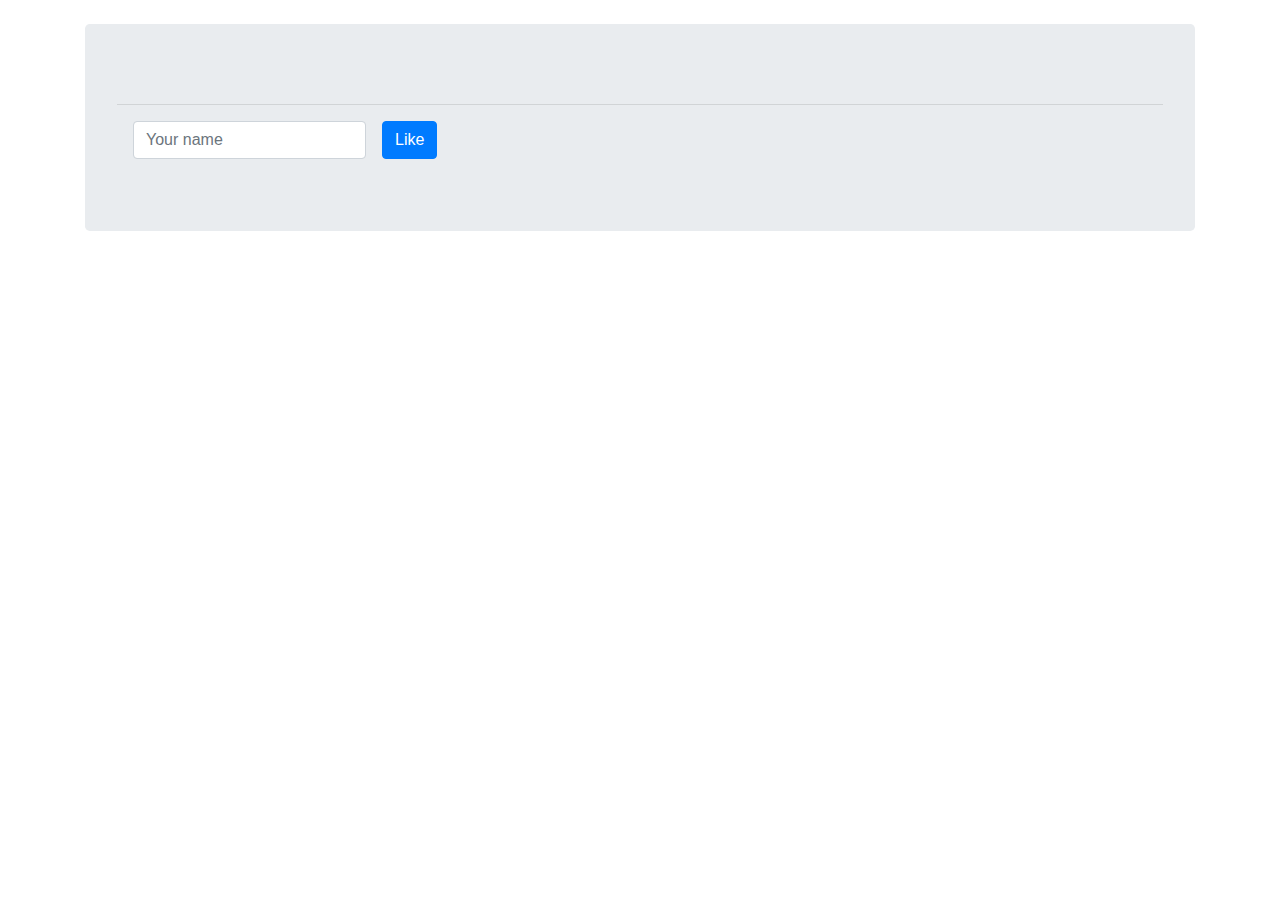
<file: buidl/index.html>
<!DOCTYPE html>
<html lang="en">
  <head>
    <meta charset="utf-8">
    <meta http-equiv="X-UA-Compatible" content="IE=edge">
    <meta name="viewport" content="width=device-width,initial-scale=1.0">
    <title>Buidl Dapp Demo</title>
    <style type="text/css">
    button {
  background-color: #000;
  color: #fff;
  border: 0;
  font-size: 1em;
}
    </style>
  </head>
  <body>
    <!doctype html>
<html lang="en">
   <head>
      <meta name="viewport" content="width=device-width, initial-scale=1, shrink-to-fit=no">
      <link rel="stylesheet" href="https://stackpath.bootstrapcdn.com/bootstrap/4.3.1/css/bootstrap.min.css" integrity="sha384-ggOyR0iXCbMQv3Xipma34MD+dH/1fQ784/j6cY/iJTQUOhcWr7x9JvoRxT2MZw1T" crossorigin="anonymous">
      <title>Data Stores</title>
   </head>
   <body>
      <div class="container">
         <br/>
         <div class="jumbotron">
            <p class="lead" id="greeting"></p>
            <hr/>
            <form id="form" class="form-inline">
               <div class="form-group mx-sm-3 mb-2">
                  <input type="text" class="form-control" id="name" placeholder="Your name">
               </div>
               <button type="button" id="submit" onclick="like();" class="btn btn-primary mb-2">Like</button>
            </form>
            <p id="me" style="display:none">Thank you, <span id="myname" class="badge badge-info"></span></p>
         </div>
         <p id="likes"></p>
      </div>
   </body>
</html>

    <script type="text/javascript">
    window.BuidlProviders = {
      web3: {
        url: "https://devchain.secondstate.io:8545",
        chainId: "27183",
        gasPrice: "0",
        gasLimit: "8192000000",
      },
      es: {
        url: "https://devchain-es.secondstate.io"
      }
    }
    </script>
    <script type="text/javascript" src="https://buidl.secondstate.io/embed/index.js"></script>

    <script type="text/javascript">
    /* Don't modify */
var abi = [{"constant":true,"inputs":[],"name":"getAddrs","outputs":[{"name":"","type":"address[]"}],"payable":false,"stateMutability":"view","type":"function"},{"constant":true,"inputs":[{"name":"_addr","type":"address"}],"name":"getLikeName","outputs":[{"name":"","type":"string"}],"payable":false,"stateMutability":"view","type":"function"},{"constant":false,"inputs":[{"name":"_addr","type":"address"},{"name":"_name","type":"string"}],"name":"addLike","outputs":[],"payable":false,"stateMutability":"nonpayable","type":"function"},{"constant":true,"inputs":[],"name":"greeting","outputs":[{"name":"","type":"string"}],"payable":false,"stateMutability":"view","type":"function"},{"inputs":[{"name":"_greeting","type":"string"}],"payable":false,"stateMutability":"nonpayable","type":"constructor"}];
var bytecode = '[base64]';
var contract = web3.ss.contract(abi);
var instance = contract.at('0xd37e322192373b330a499a69512ff01549cd704e');
/* Don't modify */

reload();

function reload() {
    document.querySelector("#greeting").innerHTML = instance.greeting();
    web3.ss.getAccounts(function (e, address) {
        if (!e) {
            var myName = instance.getLikeName(address);
            if (myName) {
                document.querySelector("#form").style.display = "none";
                document.querySelector("#me").style.display = "block";
                document.querySelector("#myname").innerHTML = myName;
            }
            
            var likes = "Liked by ";
            var addrs = instance.getAddrs();
            addrs.forEach(function(addr) {
                likes = likes + "<span class=\"badge badge-success\">" + instance.getLikeName(addr) + "</span> ";
            });
            document.querySelector("#likes").innerHTML = likes;
        }
    });
}

function like () {
    web3.ss.getAccounts(function (e, address) {
        if (!e) {
            document.querySelector("#submit").innerHTML = "Wait ...";
            instance.addLike (address, document.querySelector("#name").value);
            setTimeout(function () {
                reload ();
            }, 3 * 1000);
        }
    });
    return false;
}
    </script>
  </body>
</html>
</file>
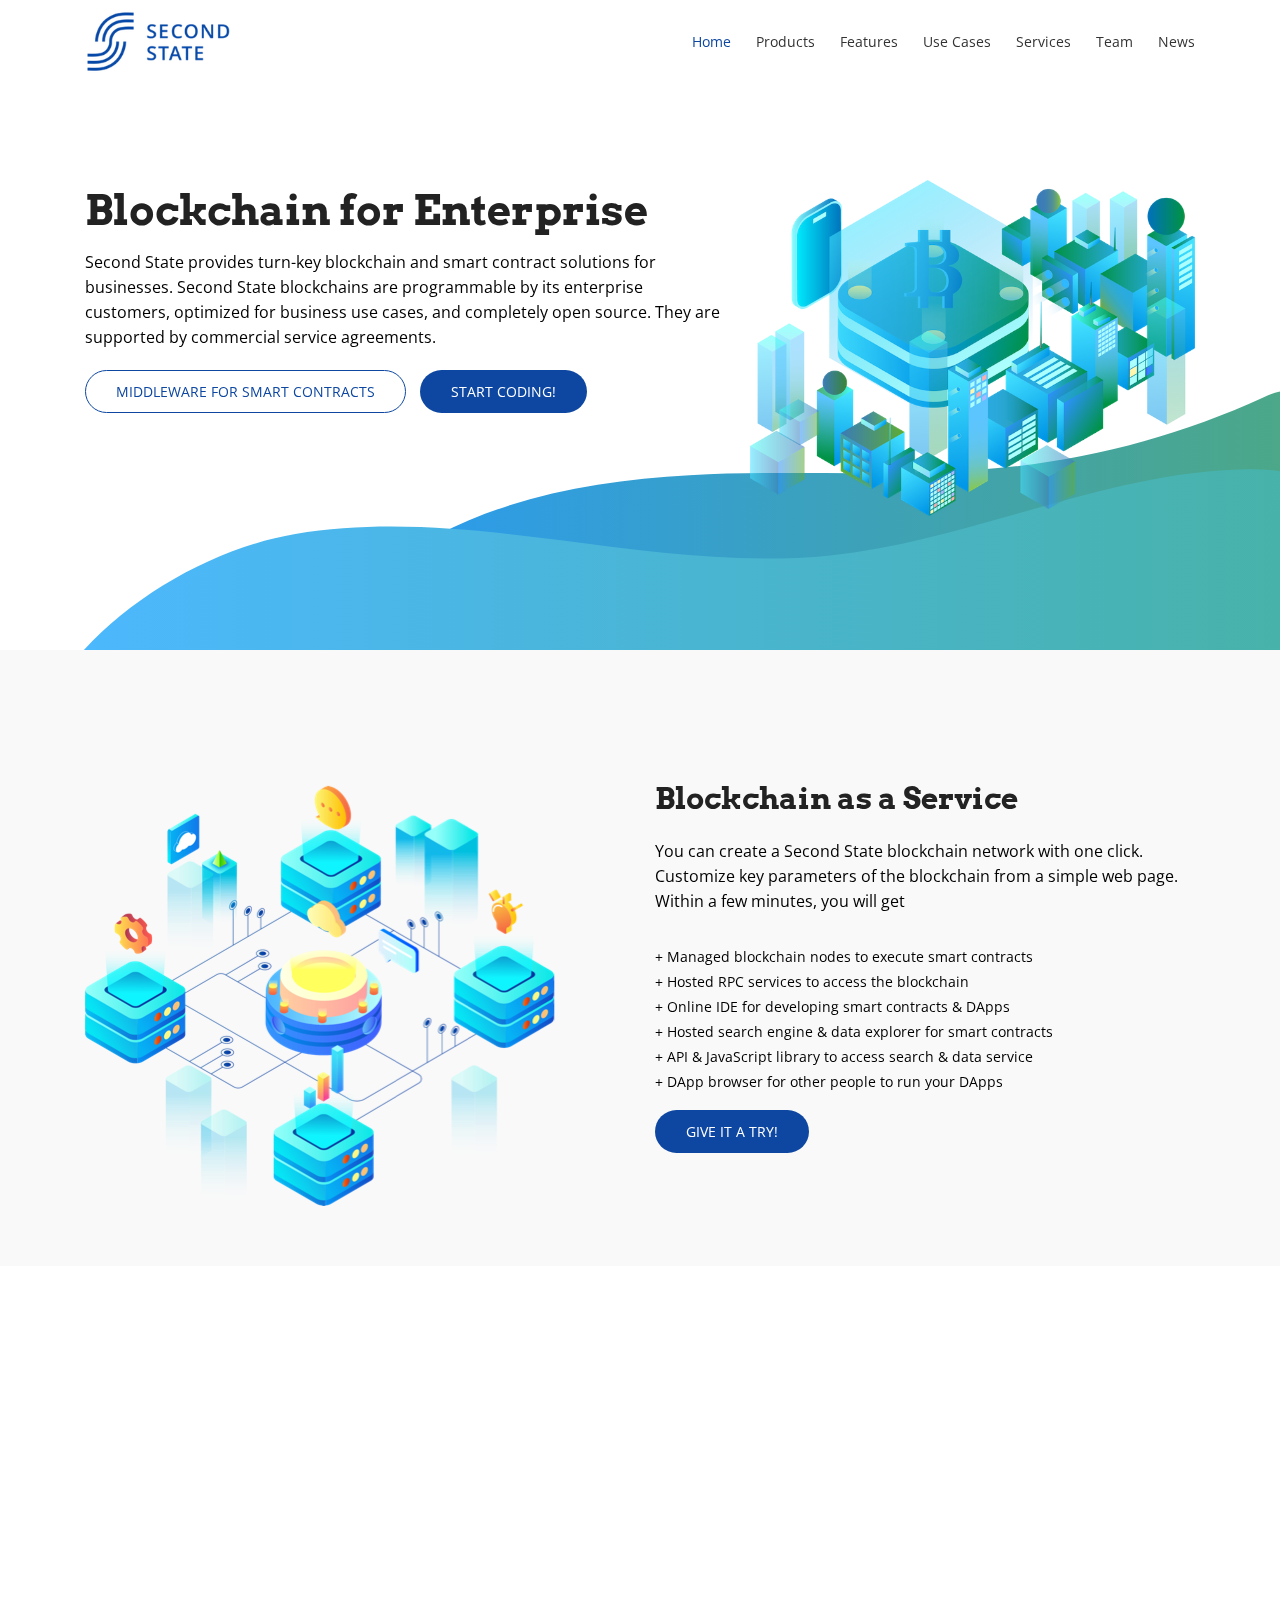
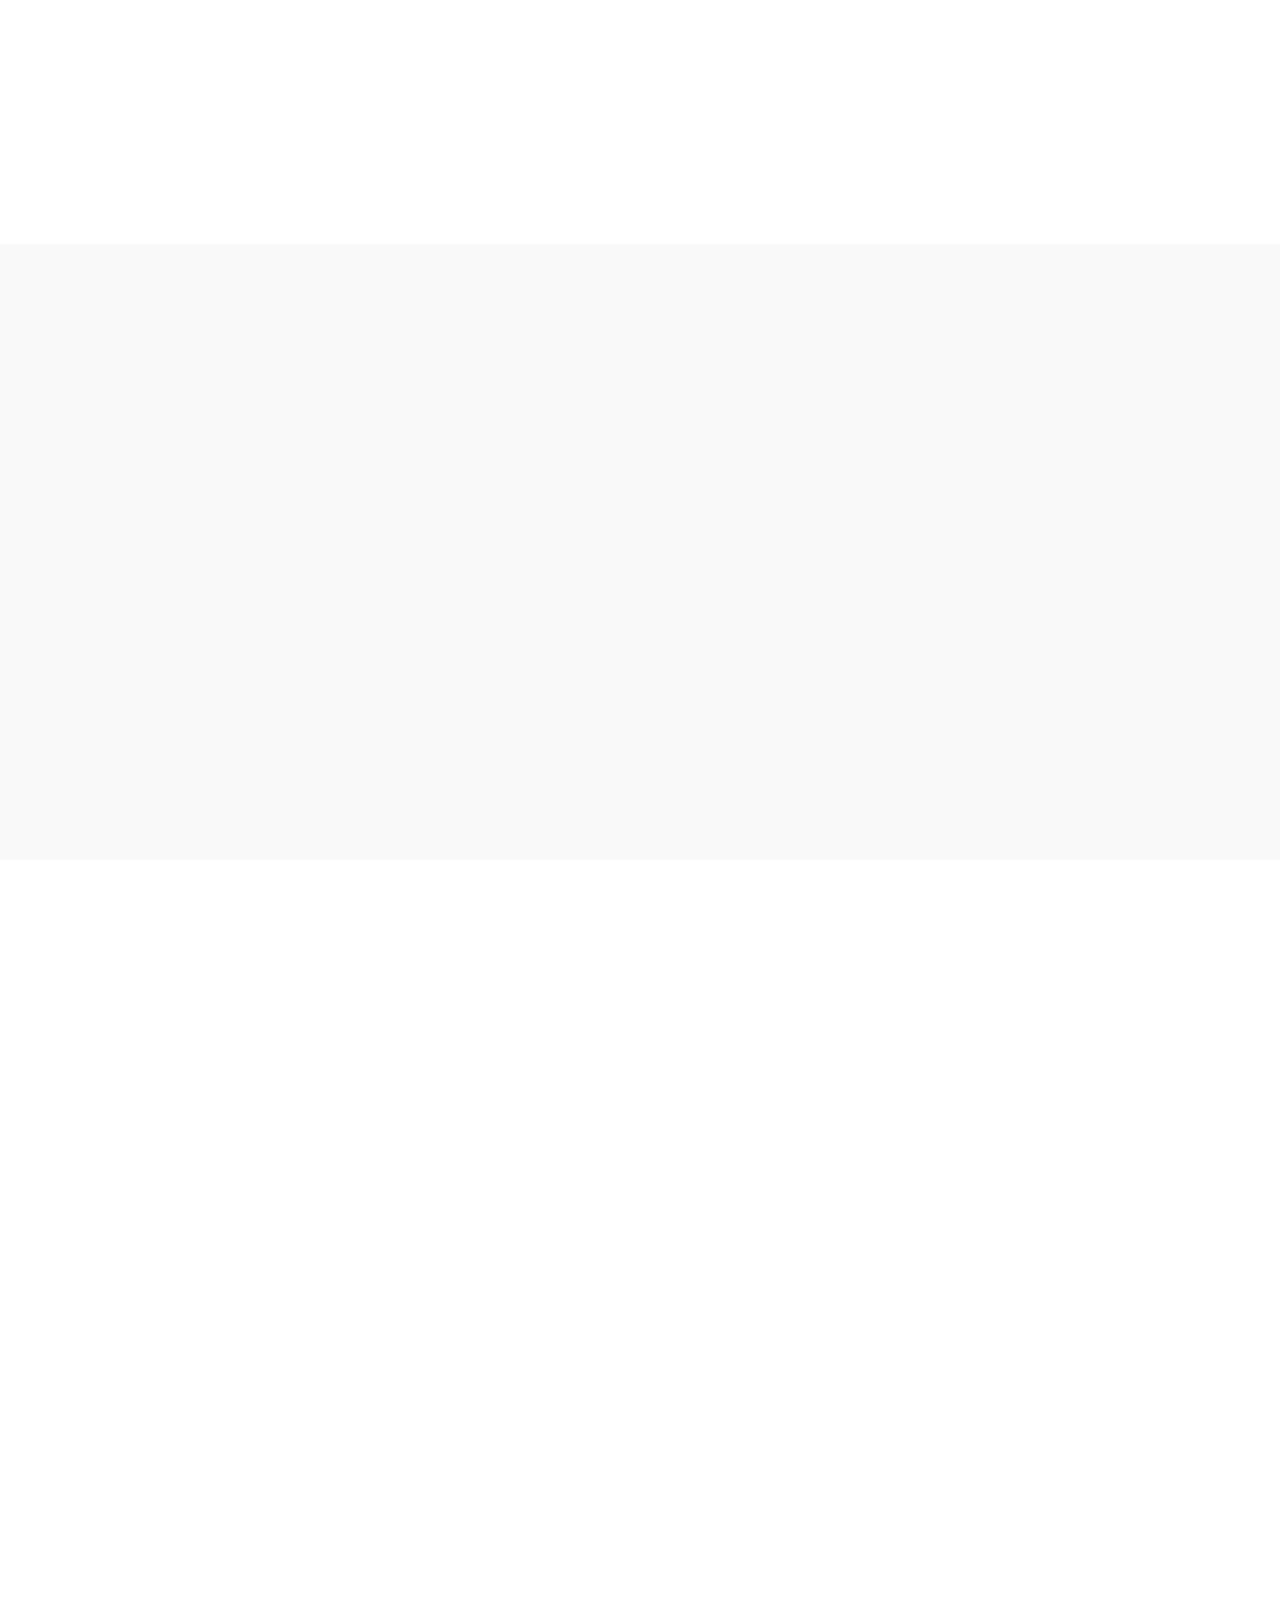
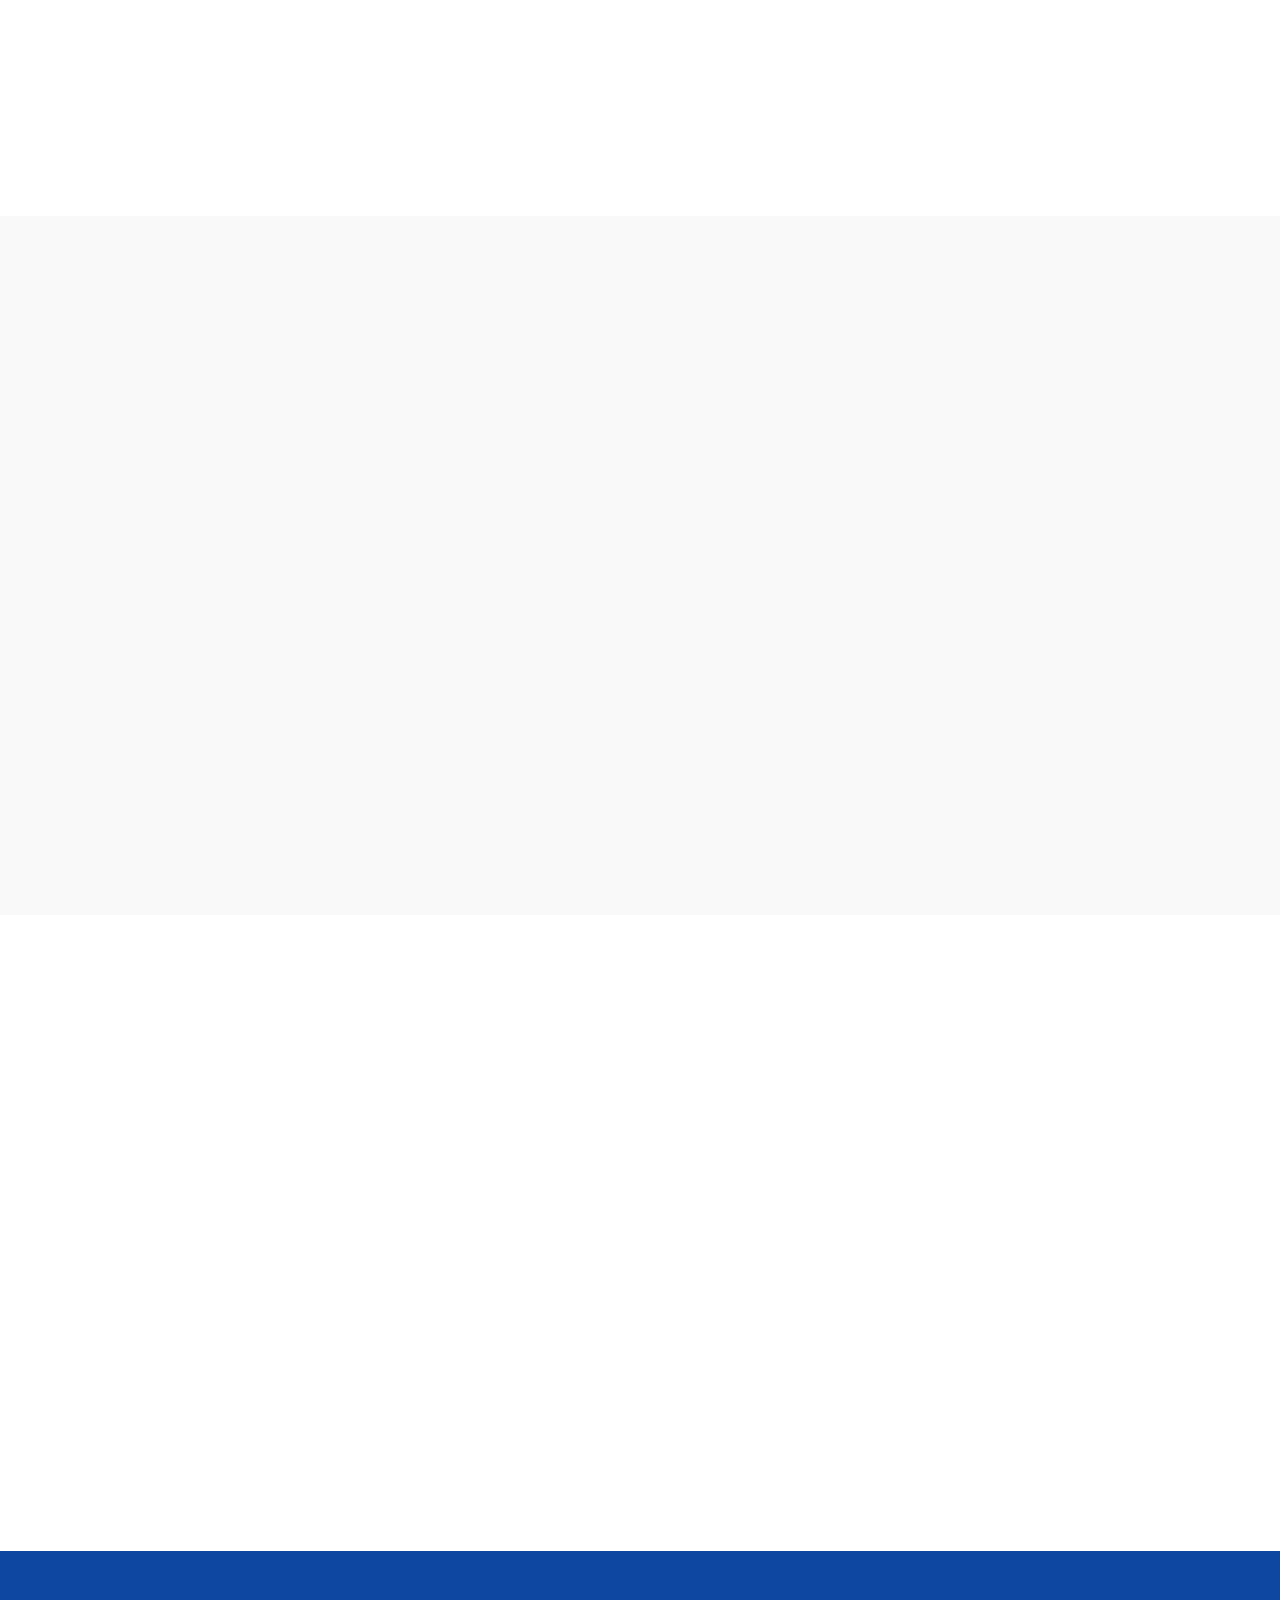
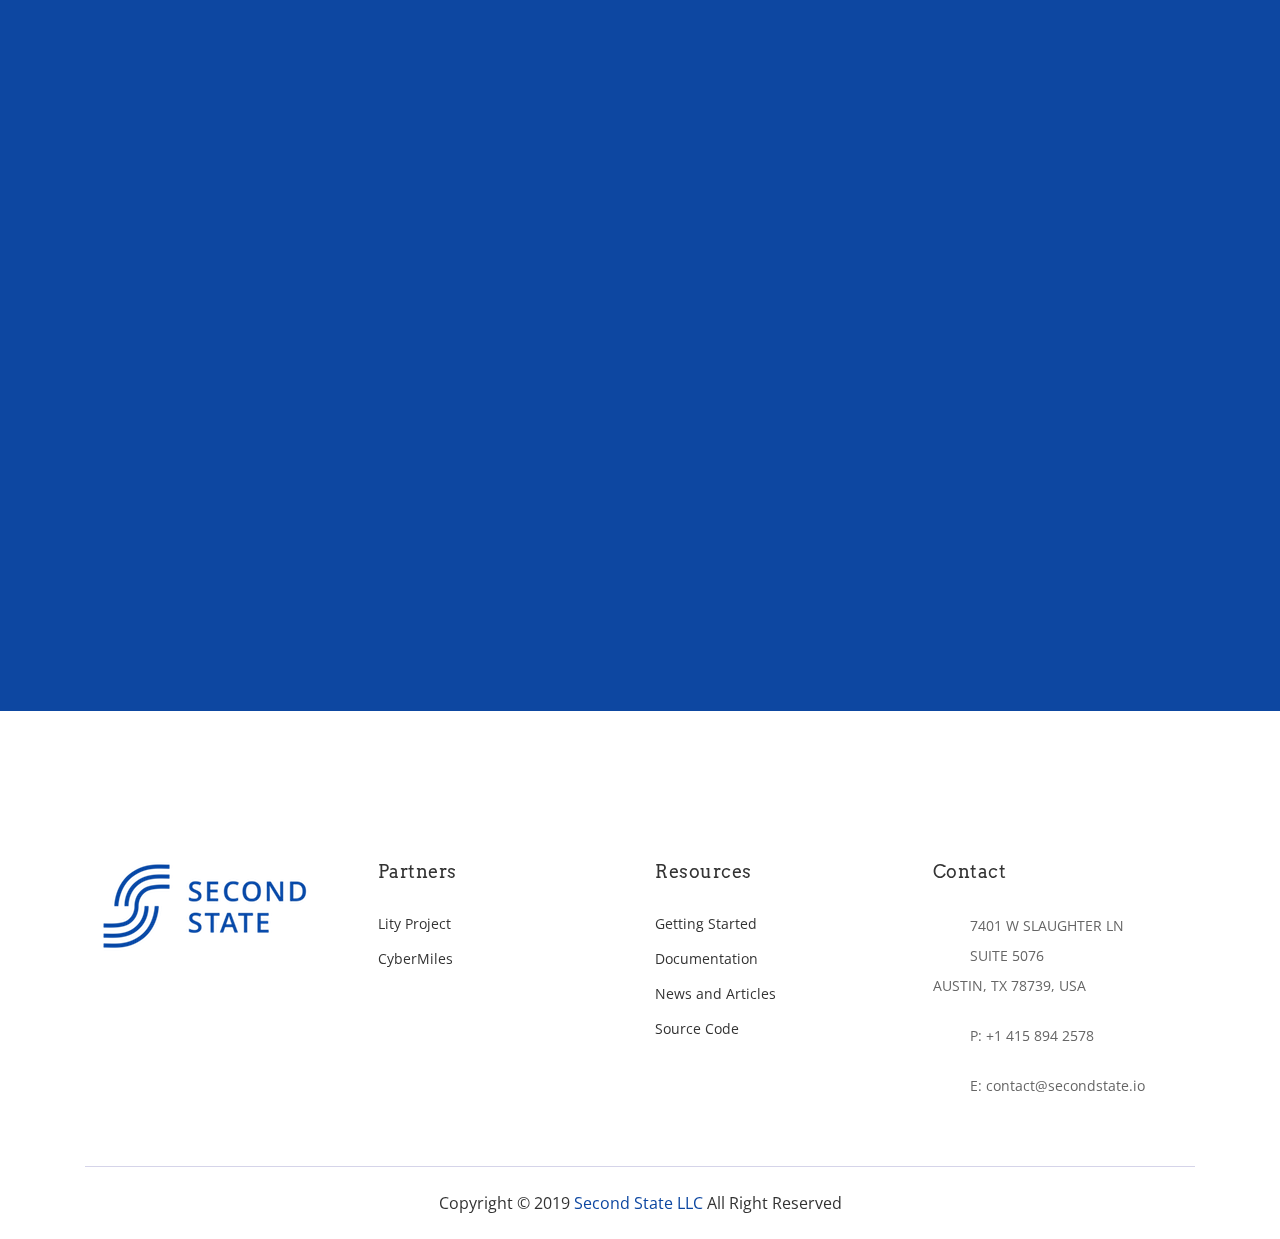
<file: secondstate/index.html>
<!DOCTYPE html>
<html lang="en">
  <head>
    <!-- Required meta tags -->
    <meta charset="utf-8">
    <meta name="viewport" content="width=device-width, initial-scale=1, shrink-to-fit=no">

    <title>Second State -- Customizable Virtual Machine for Enterprise Blockchain</title>

    <!-- Bootstrap CSS -->
    <link rel="stylesheet" href="assets/css/bootstrap.min.css" >
    <!-- Icon -->
    <!-- <link rel="stylesheet" href="assets/fonts/line-icons.css"> -->
    <link href="https://cdn.lineicons.com/1.0.1/LineIcons.min.css" rel="stylesheet">
    <!-- Owl carousel -->
    <link rel="stylesheet" href="assets/css/owl.carousel.min.css">
    <link rel="stylesheet" href="assets/css/owl.theme.css">
    
    <link rel="stylesheet" href="assets/css/magnific-popup.css">
    <link rel="stylesheet" href="assets/css/nivo-lightbox.css">
    <!-- Animate -->
    <link rel="stylesheet" href="assets/css/animate.css">
    <!-- Main Style -->
    <link rel="stylesheet" href="assets/css/main.css">
    <!-- Responsive Style -->
    <link rel="stylesheet" href="assets/css/responsive.css">

    <!-- favicons -->
    <link rel="apple-touch-icon" sizes="180x180" href="/apple-touch-icon.png">
    <link rel="icon" type="image/png" sizes="32x32" href="/favicon-32x32.png">
    <link rel="icon" type="image/png" sizes="16x16" href="/favicon-16x16.png">
    <link rel="manifest" href="/site.webmanifest">
    <link rel="mask-icon" href="/safari-pinned-tab.svg" color="#5bbad5">
    <meta name="msapplication-TileColor" content="#da532c">
    <meta name="theme-color" content="#ffffff">
   
    <!-- Global site tag (gtag.js) - Google Analytics -->
    <script async src="https://www.googletagmanager.com/gtag/js?id=UA-137134458-1"></script>
    <script>
      window.dataLayer = window.dataLayer || [];
      function gtag(){dataLayer.push(arguments);}
      gtag('js', new Date());

      gtag('config', 'UA-137134458-1');
    </script>

  </head>
  <body>

    <!-- Header Area wrapper Starts -->
    <header id="header-wrap">
      <!-- Navbar Start -->
      <nav class="navbar navbar-expand-md bg-inverse fixed-top scrolling-navbar">
        <div class="container">
          <!-- Brand and toggle get grouped for better mobile display -->
          <a href="index.html" class="navbar-brand"><img src="assets/img/logo.png" alt=""></a>       
          <button class="navbar-toggler" type="button" data-toggle="collapse" data-target="#navbarCollapse" aria-controls="navbarCollapse" aria-expanded="false" aria-label="Toggle navigation">
            <i class="lni-menu"></i>
          </button>
          <div class="collapse navbar-collapse" id="navbarCollapse">
            <ul class="navbar-nav mr-auto w-100 justify-content-end clearfix">
              <li class="nav-item active">
                <a class="nav-link" href="#hero-area">
                  Home
                </a>
              </li>
              <li class="nav-item">
                <a class="nav-link" href="#baas">
                  Products
                </a>
              </li>
              <li class="nav-item">
                <a class="nav-link" href="#services">
                  Features
                </a>
              </li>
              <li class="nav-item">
                <a class="nav-link" href="#why">
                  Use Cases
                </a>
              </li>
              <li class="nav-item">
                <a class="nav-link" href="#features">
                  Services
                </a>
              </li>
              <li class="nav-item">
                <a class="nav-link" href="#testimonial">
                  Team
                </a>
              </li>
              <li class="nav-item">
                <a class="nav-link" href="http://blog.secondstate.io/">
                  News
                </a>
              </li>
            </ul>
          </div>
        </div>
      </nav>
      <!-- Navbar End -->

      <!-- Hero Area Start -->
      <div id="hero-area" class="hero-area-bg">
        <div class="container">      
          <div class="row">
            <div class="col-lg-7 col-md-12 col-sm-12 col-xs-12">
              <div class="contents">
                <h2 class="head-title">Blockchain for Enterprise</h2>
                <p>Second State provides turn-key blockchain and smart contract solutions for businesses. Second State blockchains are programmable by its enterprise customers, optimized for business use cases, and completely open source. They are supported by commercial service agreements.</p>
                <div class="header-button">
                  <a href="https://docs.secondstate.io/white-papers/enterprise-middleware-for-blockchain-smart-contracts" class="btn btn-border">Middleware for smart contracts</a>
                  <a href="https://buidl.secondstate.io/" class="btn btn-common">Start coding!</a>
                </div>
              </div>
            </div>
            <div class="col-lg-5 col-md-12 col-sm-12 col-xs-12">
              <div class="d-none d-lg-block intro-img">
                <img class="img-fluid" src="assets/img/intro-mobile.png" alt="">
              </div>            
            </div>
          </div> 
        </div> 
      </div>
      <!-- Hero Area End -->

    </header>
    <!-- Header Area wrapper End -->

    <!-- About Section start -->
    <div id="baas" class="about-area section-padding bg-gray">
      <div class="container">
        <div class="row">
          <div class="d-none d-lg-block col-lg-6 col-md-12 col-xs-12 wow fadeInRight" data-wow-delay="0.3s">
            &nbsp;<br/><br/><br/>
            <img class="img-fluid" src="assets/img/baas.png" alt="" >
          </div>
          <div class="col-lg-6 col-md-12 col-xs-12 info">
            <div class="about-wrapper wow fadeInLeft" data-wow-delay="0.3s">
              <div>
                <div class="site-heading">
                  <p class="mb-3"></p>
                  <h2 class="section-title">Blockchain as a Service</h2>
                </div>
                <div class="content">
                  <p>
                      You can create a Second State blockchain network with one click. Customize key parameters of the blockchain from a simple web page. Within a few minutes, you will get
                  </p>
                  <ul>
                      <li>+ Managed blockchain nodes to execute smart contracts</li>
                      <li>+ Hosted RPC services to access the blockchain</li>
                      <li>+ Online IDE for developing smart contracts &amp; DApps</li>
                      <li>+ Hosted search engine &amp; data explorer for smart contracts</li>
                      <li>+ API &amp; JavaScript library to access search &amp; data service</li>
                      <li>+ DApp browser for other people to run your DApps</li>
                  </ul>
                  <a href="http://baas-mvp.secondstate.io/" class="btn btn-common mt-3">Give it a try!</a>
                </div>
              </div>
            </div>
          </div>
        </div>
      </div>
    </div>
    <!-- About Section End -->

    <!-- Call To Action Section Start -->
    <section id="buidl" class="section-padding">
      <div class="container">
        <div class="row">
          <div class="col-lg-6 col-md-6 col-xs-12 wow fadeInLeft" data-wow-delay="0.3s">           
            <div class="cta-text">
              <h4>BUIDL IDE tools</h4>
              <p>You can create and deploy fully Ethereum compliant smart contracts on the Second State DevChain. The BUIDL IDE is an entirely browser-based application that enables you to</p>
              <p>&nbsp;</p>
              <ul>
                <li>+ Write, compile, and deploy smart contracts (Solidity &amp; Lity)</li>
                <li>+ Develop rule-based smart contracts using the Lity rules engine</li>
                <li>+ Develop &amp; run JavaScript DApps based on smart contracts</li>
                <li>+ Access web3 &amp; smart contract search engine JS libraries</li>
                <li>+ Allow other people to run your H5 JavaScript DApp</li>
                <li>+ Interact with your own Second State blockchain</li>
              </ul>
              <br/>
              <a href="https://buidl.secondstate.io/" class="btn btn-common">Start coding in BUIDL!</a>
            </div>
          </div>
          <div class="d-none d-lg-block col-lg-6 col-md-12 col-xs-12 wow fadeInRight" data-wow-delay="0.3s">
            <img class="img-fluid" src="assets/img/buidl.png" alt="" >
          </div>

        </div>
      </div>
    </section>
    <!-- Call To Action Section Start -->
   
    <!-- About Section start -->
    <div id="search" class="about-area section-padding bg-gray">
      <div class="container">
        <div class="row">
          <div class="d-none d-lg-block col-lg-6 col-md-12 col-xs-12 wow fadeInRight" data-wow-delay="0.3s">
            &nbsp;<br/><br/><br/>
            <img class="img-fluid" src="assets/img/search-engine.png" alt="" >
          </div>
          <div class="col-lg-6 col-md-12 col-xs-12 info">
            <div class="about-wrapper wow fadeInLeft" data-wow-delay="0.3s">
              <div>
                <div class="site-heading">
                  <p class="mb-3"></p>
                  <h2 class="section-title">Smart contract search engine</h2>
                </div>
                <div class="content">
                  <p>
                      The smart contract search engine enables users to search and view data inside smart contracts. It also enables new types of high performance and high usability DApps since we can use the search engine API to organize and display data from millions of related smart contracts.
                  </p>
                  <a href="https://ethereum.search.secondstate.io/" class="btn btn-common mt-3">Live search engine on Ethereum</a>
                  <a href="https://docs.secondstate.io/white-papers/fairplay-a-new-type-of-dapp" class="btn btn-border mt-3">FairPlay: a search engine-based DApp</a>
                  <a href="https://docs.secondstate.io/white-papers/google-for-smart-contracts" class="btn btn-border mt-3">Learn more</a>
                </div>
              </div>
            </div>
          </div>
        </div>
      </div>
    </div>
    <!-- About Section End -->

    <!-- Call To Action Section Start -->
    <!-- Services Section Start -->
    <section id="services" class="section-padding">
      <div class="container">
        <div class="section-header text-center">
          <h2 class="section-title wow fadeInDown" data-wow-delay="0.3s">Features</h2>
          <div class="shape wow fadeInDown" data-wow-delay="0.3s"></div>
        </div>
        <div class="row">
          <!-- Services item -->
          <div class="col-md-6 col-lg-4 col-xs-12">
            <div class="services-item wow fadeInRight" data-wow-delay="0.3s">
              <div class="icon">
                <i class="lni-cog"></i>
              </div>
              <div class="services-content">
                <h3><a href="#">Customizable</a></h3>
                <p>Core to the Second State blockchain is the Lity Virtual Machine for smart contracts. It can be used in junction with DPoS, PoS, DBFT, PoA, and other consensus engines. Both the virtual machine and consensus engine are highly customizable by enterprise users.</p>
              </div>
            </div>
          </div>
          <!-- Services item -->
          <div class="col-md-6 col-lg-4 col-xs-12">
            <div class="services-item wow fadeInRight" data-wow-delay="0.6s">
              <div class="icon">
                <i class="lni-stats-up"></i>
              </div>
              <div class="services-content">
                <h3><a href="#">Performance</a></h3>
                <p>The Lity virtual machine is Ethereum compatible, but optimized for business computing allowing the blockchain to run complex software such as databases or business rules engine. The Second State blockchain is truly a trustless computer.</p>
              </div>
            </div>
          </div>
          <!-- Services item -->
          <div class="col-md-6 col-lg-4 col-xs-12">
            <div class="services-item wow fadeInRight" data-wow-delay="0.9s">
              <div class="icon">
                <i class="lni-shield"></i>
              </div>
              <div class="services-content">
                <h3><a href="#">Safety</a></h3>
                <p>Second State puts safety first with its own compiler, dev tools, and virtual machine. Our software detects and prevents common smart contract vulnerabilities. It supports formal verification, secure random number, first class oracles and more.</p>
              </div>
            </div>
          </div>
          <!-- Services item -->
          <div class="col-md-6 col-lg-4 col-xs-12">
            <div class="services-item wow fadeInRight" data-wow-delay="1.2s">
              <div class="icon">
                <i class="lni-bolt"></i>
              </div>
              <div class="services-content">
                <h3><a href="#">Usability</a></h3>
                <p>Traditional blockchain apps have poor usability. Users have to manage private keys, purchase tokens, endure slow responses, and generally wait a lot. Our solutions can be customized by you to optimize for the requirements of your apps.</p>
              </div>
            </div>
          </div>
          <!-- Services item -->
          <div class="col-md-6 col-lg-4 col-xs-12">
            <div class="services-item wow fadeInRight" data-wow-delay="1.5s">
              <div class="icon">
                <i class="lni-construction-hammer"></i>
              </div>
              <div class="services-content">
                <h3><a href="#">Developer friendly</a></h3>
                <p>As a smart contract platform, developers deploy business applications on Second State blockchains. We provide a complete set of tools, including wallets, IDEs, SDKs, CLIs, and explorers for every blockchain built with its software.</p>
              </div>
            </div>
          </div>
          <!-- Services item -->
          <div class="col-md-6 col-lg-4 col-xs-12">
            <div class="services-item wow fadeInRight" data-wow-delay="1.8s">
              <div class="icon">
                <i class="lni-hand"></i>
              </div>
              <div class="services-content">
                <h3><a href="#">Supported</a></h3>
                <p>The Second State team has deep roots in the Open Source movement. But we also know that enterprises need  supported and accountable software to run mission critical applications. We provide commercial support and services around our products.</p>
              </div>
            </div>
          </div>
        </div>
      </div>
    </section>
    <!-- Services Section End -->

    <!-- About Section start -->
    <div id="why" class="about-area section-padding bg-gray">
      <div class="container">
        <div class="row">
          <div class="col-lg-6 col-md-12 col-xs-12 info">
            <div class="about-wrapper wow fadeInLeft" data-wow-delay="0.3s">
              <div>
                <div class="site-heading">
                  <p class="mb-3"></p>
                  <h2 class="section-title">Why blockchain?</h2>
                </div>
                <div class="content">
                  <p>
                    If your business needs to reconcile books with multiple customers and suppliers, you can benefit from a shared ledger that is maintained by all parties. Blockchain is the best technology for maintaining such shared computing infrastructure across partners who do not completely trust each other. Examples of such use cases include, payment and settlement, loans and IOUs, redeemable points for customers, escrow accounts, insurance, asset ownership tracking, product tracking in supply chains etc. 
                  </p>
                  <h2 class="section-title">Why programmable blockchain?</h2>
                  <p>
                    In an enterprise environment, business use cases and requirements are ever changing. If you build a blockchain just for handling one type of transactions (eg points redemption for partners), you would need major software updates to change business rules. You would need a new blockchain to handle a new use case. A smart contract platform, like Second State, allows enterprises to deploy a single blockchain network across business partners, and then run many business applications on top of it. 
                  </p>
                  <!-- <a href="#" class="btn btn-common mt-3">Read More</a> -->
                </div>
              </div>
            </div>
          </div>
          <div class="d-none d-lg-block col-lg-6 col-md-12 col-xs-12 wow fadeInRight" data-wow-delay="0.3s">
            &nbsp;<br/><br/><br/><br/><br/>
            <img class="img-fluid" src="assets/img/about/img-1.png" alt="" >
          </div>
        </div>
      </div>
    </div>
    <!-- About Section End -->
   
    <!-- Features Section Start -->
    <section id="features" class="section-padding">
      <div class="container">
        <div class="section-header text-center">          
          <h2 class="section-title wow fadeInDown" data-wow-delay="0.3s">Services</h2>
          <div class="shape wow fadeInDown" data-wow-delay="0.3s"></div>
        </div>
        <div class="row">
          <div class="col-lg-4 col-md-12 col-sm-12 col-xs-12">
            <div class="content-left">
              <div class="box-item wow fadeInLeft" data-wow-delay="0.3s">
                <!--
                <span class="icon">
                  <i class="lni-rocket"></i>
                </span>
                -->
                <div class="text">
                  <h4>Building</h4>
                  <p>Create, customize, and host your own blockchain smart contract platform using Lity, Ethereum, Tendermint and other Open Source software.</p>
                </div>
              </div>
              <div class="box-item wow fadeInLeft" data-wow-delay="0.6s">
                <!--
                <span class="icon">
                  <i class="lni-laptop-phone"></i>
                </span>
                -->
                <div class="text">
                  <h4>Developing</h4>
                  <p>Ecosystem tools, such as wallets, smart contract compilers and deployers, docker, BaaS hosting, and data explorers for every blockchain you build using Lity software.</p>
                </div>
              </div>
              <!--
              <div class="box-item wow fadeInLeft" data-wow-delay="0.9s">
                <span class="icon">
                  <i class="lni-cog"></i>
                </span>
                <div class="text">
                  <h4>HTML5, CSS3 & SASS</h4>
                  <p>Lorem Ipsum is simply dummy text of the printing and typesetting industry</p>
                </div>
              </div>
              -->
            </div>
          </div>
          <div class="d-none d-lg-block col-lg-4 col-md-12 col-sm-12 col-xs-12">
            <div class="show-box wow fadeInUp" data-wow-delay="0.3s">
              <img src="assets/img/feature/intro-mobile.png" alt="">
            </div>
          </div>
          <div class="col-lg-4 col-md-12 col-sm-12 col-xs-12">
            <div class="content-right">
              <div class="box-item wow fadeInRight" data-wow-delay="0.3s">
                <!--
                <span class="icon">
                  <i class="lni-leaf"></i>
                </span>
                -->
                <div class="text">
                  <h4>Consulting</h4>
                  <p>Training and consulting services to deploy your blockchain solutions, and to develop business applications on the blockchains.</p>
                </div>
              </div>
              <div class="box-item wow fadeInRight" data-wow-delay="0.6s">
                <!--
                <span class="icon">
                  <i class="lni-layers"></i>
                </span>
                -->
                <div class="text">
                  <h4>Support</h4>
                  <p>Commercial service plan to support your blockchain deployment. The service plan includes technical support from the creators of our open source software, and automated patch management for security patches and upgrades.</p>
                </div>
              </div>
              <!--
              <div class="box-item wow fadeInRight" data-wow-delay="0.9s">
                <span class="icon">
                  <i class="lni-leaf"></i>
                </span>
                <div class="text">
                  <h4>Working Contact Form</h4>
                  <p>Lorem Ipsum is simply dummy text of the printing and typesetting industry.</p>
                </div>
              </div>
              -->
            </div>
          </div>
        </div>
      </div>
    </section>
    <!-- Features Section End -->   

    <!-- Call To Action Section Start -->
    <!--
    <section id="cta" class="section-padding">
      <div class="container">
        <div class="row">
          <div class="col-lg-6 col-md-6 col-xs-12 wow fadeInLeft" data-wow-delay="0.3s">           
            <div class="cta-text">
              <h4>You're Using Free Lite Version</h4>
              <h5>Please purchase full version of the template to get all features and facilities</h5>
            </div>
          </div>
          <div class="col-lg-6 col-md-6 col-xs-12 text-right wow fadeInRight" data-wow-delay="0.3s">
            </br><a rel="nofollow" href="https://rebrand.ly/fusion-ud" class="btn btn-common">Purchase Now</a>
          </div>
        </div>
      </div>
    </section>
    -->
    <!-- Call To Action Section Start -->
  
    <!-- Testimonial Section Start -->
    <section id="testimonial" class="testimonial section-padding">
      <div class="container">
        <div class="row justify-content-center">
          <div class="col-lg-12 col-md-12 col-sm-12 col-xs-12">
            <div id="testimonials" class="owl-carousel wow fadeInUp" data-wow-delay="1.2s">
              <div class="item">
                <div class="testimonial-item">
                  <div class="img-thumb">
                    <img src="assets/img/testimonial/yuan.png" alt="">
                  </div>
                  <div class="info">
                    <h2><a href="#">Michael Yuan, PhD</a></h2>
                    <h3><a href="#">CEO</a></h3>
                  </div>
                  <div class="content">
                    <p class="description">Dr. Yuan is a technology entrepreneur, open source contributor, and investor. He specializes in collaborative and decentralized software solutions. He is the author of “Building Blockchain Apps” (Addison-Wesley, 2019).</p>
                  </div>
                </div>
              </div>
             <div class="item">
                <div class="testimonial-item">
                  <div class="img-thumb">
                    <img src="assets/img/testimonial/mccallum.jpg" alt="">
                  </div>
                  <div class="info">
                    <h2><a href="#">Tim McCallum</a></h2>
                    <h3><a href="#">Developer Program Head</a></h3>
                  </div>
                  <div class="content">
                    <p class="description">Tim is a prolific contributor in the blockchain technology community. He contributes to many open source projects including Uniswap, CyberMiles and Mastering Ethereum. Tim also thrives as a software development mentor, participating in programs such as Google Summer of Code (GSoC) and events such as the EOS Global Hackathon - Sydney - where he was named most valuable mentor.</p>
                  </div>
                </div>
              </div>
              <div class="item">
                <div class="testimonial-item">
                  <div class="img-thumb">
                    <img src="assets/img/testimonial/sabrin.jpg" alt="">
                  </div>
                  <div class="info">
                    <h2><a href="#">Ben Sabrin</a></h2>
                    <h3><a href="#"></a></h3>
                  </div>
                  <div class="content">
                    <p class="description">Ben is a proven leader in disruptive technology markets. He has over 10 years of experience in building the business behind open source and cloud technologies with JBoss, MongoDB, and Rackspace. He was the VP of Sales at JBoss, VP at 10gen (MongoDB), Chief Enterprise Strategist at Rackspace, and VP at NodeSource (node.js).</p>
                    <!--
                    <div class="star-icon mt-3">
                      <span><i class="lni-star-filled"></i></span>
                      <span><i class="lni-star-filled"></i></span>
                      <span><i class="lni-star-half"></i></span>
                      <span><i class="lni-star-half"></i></span>
                      <span><i class="lni-star-half"></i></span>
                    </div>
                    -->
                  </div>
                </div>
              </div>
              <div class="item">
                <div class="testimonial-item">
                  <div class="img-thumb">
                    <img src="assets/img/testimonial/tang.png" alt="">
                  </div>
                  <div class="info">
                    <h2><a href="#">Luba Tang, PhD</a></h2>
                    <h3><a href="#">CTO</a></h3>
                  </div>
                  <div class="content">
                    <p class="description">Dr. Tang is a recognized expert on compiler optimization and virtual machine design. He was the chief programmer of Starfish DSP simulator, the original writer of Marvell iterative compiler, and a software architect for MCLinker.</p>
                  </div>
                </div>
              </div>
              <div class="item">
                <div class="testimonial-item">
                  <div class="img-thumb">
                    <img src="assets/img/testimonial/fleury.jpg" alt="">
                  </div>
                  <div class="info">
                    <h2><a href="#">Marc Fleury, PhD</a></h2>
                    <h3><a href="#"></a></h3>
                  </div>
                  <div class="content">
                    <p class="description">Dr. Fleury is a pioneer in software freedom and the business of decentralization. He is the creator of JBoss, an open-source Java application server, and an ex-EVP of Red Hat Inc. He is a thought leader and investor in cryptocurrencies.</p>
                    <!--
                    <div class="star-icon mt-3">
                      <span><i class="lni-star-filled"></i></span>
                      <span><i class="lni-star-filled"></i></span>
                      <span><i class="lni-star-half"></i></span>
                      <span><i class="lni-star-half"></i></span>
                      <span><i class="lni-star-half"></i></span>
                    </div>
                    -->
                  </div>
                </div>
              </div>
            </div>
          </div>
        </div>
      </div>
    </section>

    <!-- Testimonial Section End -->

    <!-- Call To Action Section Start -->
    <!--
    <section id="cta" class="section-padding">
      <div class="container">
        <div class="row">
          <div class="col-lg-6 col-md-6 col-xs-12 wow fadeInLeft" data-wow-delay="0.3s">           
            <div class="cta-text">
              <h4>Get 30 days free trial</h4>
              <p>Praesent imperdiet, tellus et euismod euismod, risus lorem euismod erat, at finibus neque odio quis metus. Donec vulputate arcu quam. </p>
            </div>
          </div>
          <div class="col-lg-6 col-md-6 col-xs-12 text-right wow fadeInRight" data-wow-delay="0.3s">
            </br><a href="#" class="btn btn-common">Register Now</a>
          </div>
        </div>
      </div>
    </section>
    -->
    <!-- Call To Action Section Start -->

    <!-- Contact Section Start -->
    <!--
    <section id="contact" class="section-padding bg-gray">    
      <div class="container">
        <div class="section-header text-center">          
          <h2 class="section-title wow fadeInDown" data-wow-delay="0.3s">Countact Us</h2>
          <div class="shape wow fadeInDown" data-wow-delay="0.3s"></div>
        </div>
        <div class="row contact-form-area wow fadeInUp" data-wow-delay="0.3s">   
          <div class="col-lg-7 col-md-12 col-sm-12">
    
    <section id="cta" class="section-padding">
      <div class="container">
        <div class="row">
          <div class="col-lg-6 col-md-6 col-xs-12 wow fadeInLeft" data-wow-delay="0.3s">           
            <div class="cta-text">
              <h4>You're Using Free Lite Version</h4>
              <h5>Please purchase full version of the template to get all features and facilities</h5>
            </div>
          </div>
          <div class="col-lg-6 col-md-6 col-xs-12 text-right wow fadeInRight" data-wow-delay="0.3s">
            </br><a rel="nofollow" href="https://rebrand.ly/fusion-ud" class="btn btn-common">Purchase Now</a>
          </div>
        </div>
      </div>
    </section>
    
          </div>
          <div class="col-lg-5 col-md-12 col-xs-12">
            <div class="map">
              <object style="border:0; height: 280px; width: 100%;" data="https://www.google.com/maps/embed?pb=!1m18!1m12!1m3!1d34015.943594576835!2d-106.43242624069771!3d31.677719472407432!2m3!1f0!2f0!3f0!3m2!1i1024!2i768!4f13.1!3m3!1m2!1s0x86e75d90e99d597b%3A0x6cd3eb9a9fcd23f1!2sCourtyard+by+Marriott+Ciudad+Juarez!5e0!3m2!1sen!2sbd!4v1533791187584"></object>
            </div>
          </div>
        </div>
      </div> 
    </section>
    -->
    <!-- Contact Section End -->

    <!-- Footer Section Start -->
    <footer id="footer" class="footer-area section-padding">
      <div class="container">
        <div class="container">
          <div class="row">
            <div class="col-lg-3 col-md-6 col-sm-6 col-xs-6 col-mb-12">
              <div class="widget">
                <h3 class="footer-logo"><img src="assets/img/logo.png" alt=""></h3>
                <div class="textwidget">
                  <p></p>
                </div>
                <div class="social-icon">
                  <a class="facebook" href="https://facebook.com/Secondstateinc-422015655273364/"><i class="lni-facebook-filled"></i></a>
                  <a class="twitter" href="https://twitter.com/secondstateinc"><i class="lni-twitter-filled"></i></a>
                  <a class="linkedin" href="#"><i class="lni-linkedin-filled"></i></a>
                </div>
              </div>
            </div>
            <div class="col-lg-3 col-md-6 col-sm-12 col-xs-12">
              <h3 class="footer-titel">Partners</h3>
              <ul class="footer-link">
                <li><a href="https://www.litylang.org/">Lity Project</a></li>
                <li><a href="https://www.cybermiles.io/">CyberMiles</a></li>       
              </ul>
            </div>
            <div class="col-lg-3 col-md-6 col-sm-12 col-xs-12">
              <h3 class="footer-titel">Resources</h3>
              <ul class="footer-link">
                <li><a href="#">Getting Started</a></li>
                <li><a href="#">Documentation</a></li>
                <li><a href="https://blog.secondstate.io/">News and Articles</a></li>
                <li><a href="https://github.com/second-state/"><i class="lni-github"></i> Source Code</a></li>
              </ul>
            </div>
            <div class="col-lg-3 col-md-6 col-sm-12 col-xs-12">
              <h3 class="footer-titel">Contact</h3>
              <ul class="address">
                <li>
                  <a href="#"><i class="lni-map-marker"></i> 7401 W SLAUGHTER LN <br/> SUITE 5076 <br/> AUSTIN, TX 78739, USA</a>
                </li>
                <li>
                  <a href="#"><i class="lni-phone-handset"></i> P: +1 415 894 2578</a>
                </li>
                <li>
                  <a href="#"><i class="lni-envelope"></i> E: contact@secondstate.io</a>
                </li>
              </ul>
            </div>
          </div>
        </div>  
      </div> 
      <div id="copyright">
        <div class="container">
          <div class="row">
            <div class="col-md-12">
              <div class="copyright-content">
                <p>Copyright © 2019 <a rel="nofollow" href="https://www.secondstate.io">Second State LLC</a> All Right Reserved</p>
              </div>
            </div>
          </div>
        </div>
      </div>   
    </footer> 
    <!-- Footer Section End -->

    <!-- Go to Top Link -->
    <a href="#" class="back-to-top">
    	<i class="lni-arrow-up"></i>
    </a>
    
    <!-- Preloader -->
    <div id="preloader">
      <div class="loader" id="loader-1"></div>
    </div>
    <!-- End Preloader -->
    
    <!-- jQuery first, then Popper.js, then Bootstrap JS -->
    <script src="assets/js/jquery-min.js"></script>
    <script src="assets/js/popper.min.js"></script>
    <script src="assets/js/bootstrap.min.js"></script>
    <script src="assets/js/owl.carousel.min.js"></script>
    <script src="assets/js/wow.js"></script>
    <script src="assets/js/jquery.nav.js"></script>
    <script src="assets/js/scrolling-nav.js"></script>
    <script src="assets/js/jquery.easing.min.js"></script>
    <script src="assets/js/jquery.counterup.min.js"></script>      
    <script src="assets/js/waypoints.min.js"></script>   
    <script src="assets/js/main.js"></script>
      
  </body>
</html>
</file>
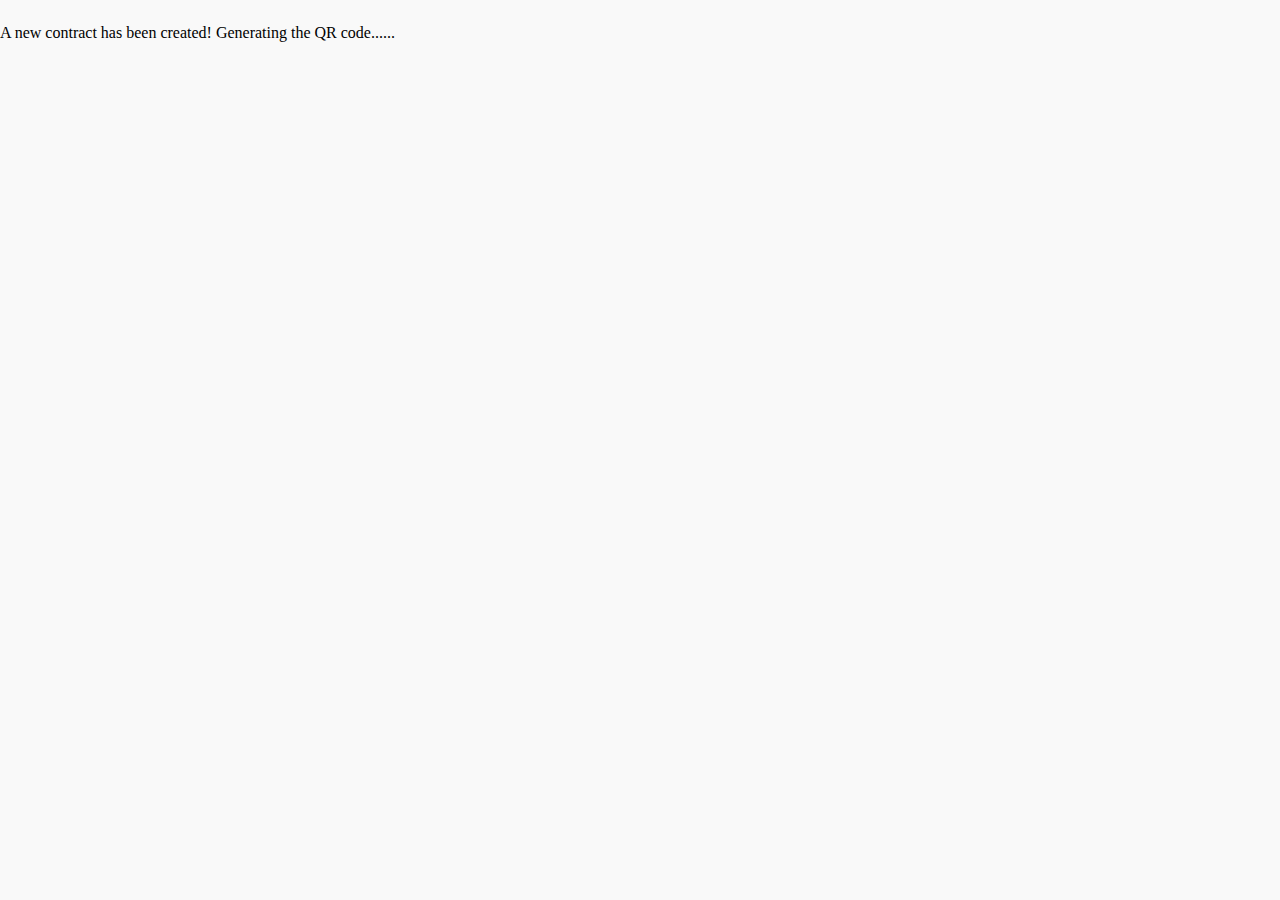
<file: fairplay/v1/qrcode.html>
<!doctype html>
<html lang="en">
<head>
    <!-- Required meta tags -->
    <meta charset="utf-8">
    <meta name="viewport" content="width=device-width, initial-scale=0.86, shrink-to-fit=no,user-scalable=no">

    <!-- Bootstrap CSS -->
    <link rel="stylesheet" href="https://stackpath.bootstrapcdn.com/bootstrap/4.1.3/css/bootstrap.min.css"
          integrity="sha384-MCw98/SFnGE8fJT3GXwEOngsV7Zt27NXFoaoApmYm81iuXoPkFOJwJ8ERdknLPMO" crossorigin="anonymous">
   
    <link rel="stylesheet" href="../assets/v1/css/iutoast.css">
    <title data-translate="share_title">Share this QR Code</title>
    
    <!-- Global site tag (gtag.js) - Google Analytics -->
    <script async src="https://www.googletagmanager.com/gtag/js?id=UA-120065893-13"></script>
    <script>
      window.dataLayer = window.dataLayer || [];
      function gtag(){dataLayer.push(arguments);}
      gtag('js', new Date());

      gtag('config', 'UA-120065893-13');
    </script>
</head>
<style type="text/css">
    
    #direct-link{
        overflow-wrap: break-word;
        word-wrap: break-word;  
    }
    
</style>
<body class="main-bg">
<!-- jQuery first, then Popper.js, then Bootstrap JS -->
<p></p>
<div class="container" id="pre-load-qr">
     <div class="alert alert-success" role="alert" data-translate="generate_msg">
        A new contract has been created! Generating the QR code......
    </div>
</div>

<div class="container" id="qr-panel" style="display: none">
    <div class="alert alert-success" role="alert" data-translate="scan_msg">
        Scan the following barcode in CMT Wallet to participate in the drawing!
    </div>
    <center>
        <div id="qrcode"></div>
        <p><span data-translate="open_wallet">Or open this directly in CMT Wallet</span> <a id="direct-link" href="">...</a></p>
    </center>
</div>

</body>

<script type="text/javascript" src="https://cdnjs.cloudflare.com/ajax/libs/jquery/3.3.1/jquery.min.js"></script>
    <script type='text/javascript' src='../assets/v1/js/qrcode.js'></script>
    <script src="../assets/v1/js/main.js"></script>
    <script>

const fun = new MainFun();
const lgb = fun.languageChoice();
window.lgb = lgb;
// var baseUrl = "https://fairplaydapp.com/"
console.log(window.location.origin)
// baseUrl = window.location.origin
        // init language
var initLanguage = function () {
    if (lgb == '' || lgb == null) {
        return;
    }
     $("[data-translate]").each(function(){
        var key = $(this).data('translate');
        if(lgb[key]){
            $(this).html(lgb[key]);
        }
    });
}


var getUrlParameter = function (name) {
    name = name.replace(/[\[]/, '\\[').replace(/[\]]/, '\\]');
    var regex = new RegExp('[\\?&]' + name + '=([^&#]*)');
    var results = regex.exec(location.search);
    return results === null ? '' : decodeURIComponent(results[1].replace(/\+/g, ' '));
};

$.ajaxPrefilter( function (options) {
  if (options.crossDomain && jQuery.support.cors) {
    var http = (window.location.protocol === 'http:' ? 'http:' : 'https:');
    options.url = http + '//cors-anywhere.herokuapp.com/' + options.url;
    //options.url = "http://cors.corsproxy.io/url=" + options.url;
  }
});
$(function () {
    initLanguage();

    $("#qr-panel").css("display", "none")
    // var link = baseUrl + "/v1/play.html?contract=" + getUrlParameter("code");
    var link = window.location.origin + window.location.pathname.replace("qrcode.html", "play.html") + "?contract=" + getUrlParameter("code");
    
    //generate the short link for the current link
    var reqLink = 'https://cutt.ly/api/api.php?key=03c2a6a042ffdcccd7a27e0782af36f5b0244&short=' + link;

    const getShortLink = async() => {return await $.getJSON(reqLink)}

    getShortLink().then(res => {
        $("#pre-load-qr").css("display", "none")

        $("#qr-panel").css("display", "block")

        shortLink = res['url']['shortLink'];
        $("#direct-link").html(link);
        $("#direct-link").attr('href', link);
        setTimeout(function () {
            new QRCode(document.getElementById("qrcode"), {
                text: shortLink,
                width: 300,
                height: 300,
                colorDark: "#000000",
                colorLight: "#ffffff",
                correctLevel: QRCode.CorrectLevel.H
            });
        }, 1);

    })
  

  
});
    </script>
</html>
</file>
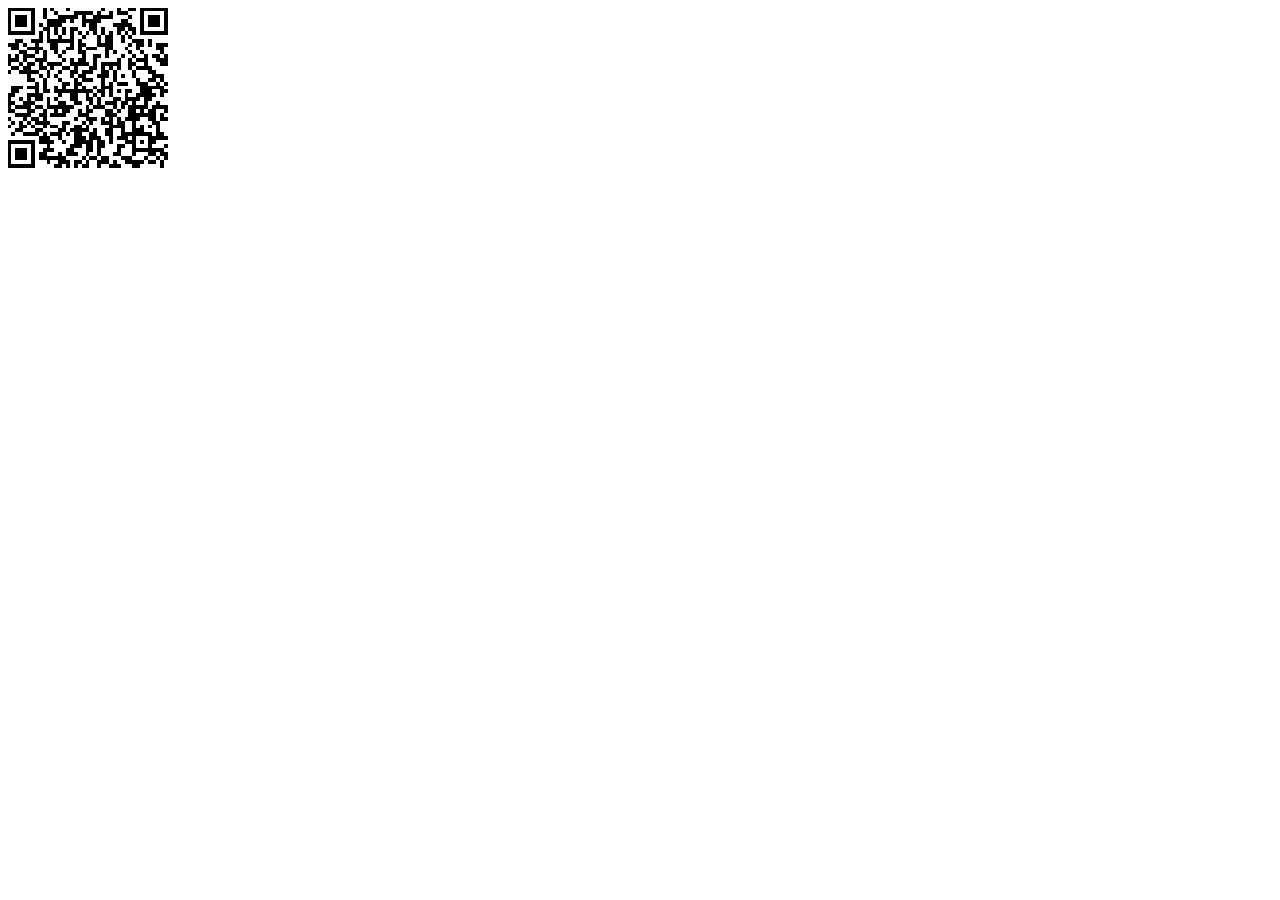
<file: fairplay/v1/share.html>
<!doctype html>
<html lang="en">
<head>
    <!-- Required meta tags -->
    <meta charset="utf-8">
    <meta name="viewport" content="width=device-width, initial-scale=0.86, shrink-to-fit=no,user-scalable=no">

    <!-- Bootstrap CSS -->
    <link rel="stylesheet" href="https://stackpath.bootstrapcdn.com/bootstrap/4.1.3/css/bootstrap.min.css"
          integrity="sha384-MCw98/SFnGE8fJT3GXwEOngsV7Zt27NXFoaoApmYm81iuXoPkFOJwJ8ERdknLPMO" crossorigin="anonymous">
   
    <title data-translate="share_title">Share this QR Code</title>
    
    <!-- Global site tag (gtag.js) - Google Analytics -->
    <script async src="https://www.googletagmanager.com/gtag/js?id=UA-120065893-13"></script>
    <script>
      window.dataLayer = window.dataLayer || [];
      function gtag(){dataLayer.push(arguments);}
      gtag('js', new Date());

      gtag('config', 'UA-120065893-13');
    </script>
</head>
<style type="text/css">
    
    #direct-link{
        overflow-wrap: break-word;
        word-wrap: break-word;  
    }
    
</style>
<body class="main-bg">
        <!-- <a id="downlink" download="sharedrawing.png" href=""> -->
            <div id="qrcode"></div>
        <!-- </a> -->
</body>

<script type="text/javascript" src="https://cdnjs.cloudflare.com/ajax/libs/jquery/3.3.1/jquery.min.js"></script>
    <script type='text/javascript' src='../assets/v1/js/qrcode.js'></script>

    <script>
// baseUrl = window.location.origin
var getUrlParameter = function (name) {
    name = name.replace(/[\[]/, '\\[').replace(/[\]]/, '\\]');
    var regex = new RegExp('[\\?&]' + name + '=([^&#]*)');
    var results = regex.exec(location.search);
    return results === null ? '' : decodeURIComponent(results[1].replace(/\+/g, ' '));
};

$.ajaxPrefilter( function (options) {
  if (options.crossDomain && jQuery.support.cors) {
    var http = (window.location.protocol === 'http:' ? 'http:' : 'https:');
    options.url = http + '//cors-anywhere.herokuapp.com/' + options.url;
    //options.url = "http://cors.corsproxy.io/url=" + options.url;
  }
});
$(function () {
    // var link = baseUrl + "/v1/play.html?contract=" + getUrlParameter("code");
    var link = window.location.origin + window.location.pathname.replace("share.html", "play.html") + "?contract=" + getUrlParameter("code");

    //first make a qr code of long url
    new QRCode(document.getElementById("qrcode"), {
        text: link,
        width: 160,
        height: 160,
        colorDark: "#000000",
        colorLight: "#ffffff",
        correctLevel: QRCode.CorrectLevel.H
    });

    
    //generate the short link for the current link
    var reqLink = 'https://cutt.ly/api/api.php?key=03c2a6a042ffdcccd7a27e0782af36f5b0244&short=' + link;

    const getShortLink = async() => {return await $.getJSON(reqLink)}

    getShortLink().then(res => {
        $("#pre-load-qr").css("display", "none")

        $("#qr-panel").css("display", "block")

        shortLink = res['url']['shortLink'];
        console.log(shortLink)
        $("#qrcode").empty()
        new QRCode(document.getElementById("qrcode"), {
            text: shortLink,
            width: 160,
            height: 160,
            colorDark: "#000000",
            colorLight: "#ffffff",
            correctLevel: QRCode.CorrectLevel.H
        });
           

    })
  
});
    </script>
</html>
</file>
<file: secondstate/assets/css/main.css>
@import url("https://fonts.googleapis.com/css?family=Arvo:700|Open+Sans");
html {
  overflow-x: hidden;
}

body {
  background: #fff;
  font-size: 14px;
  font-weight: 400;
  font-family: 'Open Sans', sans-serif;
  -webkit-box-sizing: border-box;
  -moz-box-sizing: border-box;
  box-sizing: border-box;
  -webkit-font-smoothing: subpixel-antialiased;
  color: black;
  line-height: 25px;
  -webkit-backface-visibility: hidden;
  backface-visibility: hidden;
  overflow-x: hidden;
}

h1, h2, h3, h4 {
  font-size: 38px;
  color: #222222;
  font-weight: 700;
  font-family: 'Arvo', serif;
}

a {
  -webkit-transition: all 0.2s linear;
  -moz-transition: all 0.2s linear;
  -o-transition: all 0.2s linear;
  transition: all 0.2s linear;
}

a:hover {
  text-decoration: none;
}

a a:focus {
  outline: none;
}

p {
  font-weight: 400;
  font-family: 'Open Sans', sans-serif;
  margin: 0px;
  font-size: 16px;
}

ul, ol {
  list-style: outside none none;
  margin: 0;
  padding: 0;
}

ul li, ol li {
  list-style: none;
}

a:not([href]):not([tabindex]) {
  color: #fff;
}

.section-header {
  margin-bottom: 30px;
}

.section-header p {
  text: center;
  font-weight: 400;
  line-height: 26px;
}

.section-title {
  font-size: 30px;
  color: #222222;
  display: inline-block;
  font-weight: 700;
  position: relative;
}

.shape {
  height: 1px;
  margin: 0 auto 30px;
  position: relative;
  width: 60px;
  background-color: #0D47A1;
}

.padding-none {
  padding: 0px;
}

.bg-gray {
  background: #f9f9f9;
}

.overlay {
  position: absolute;
  width: 100%;
  height: 100%;
  top: 0px;
  left: 0px;
  background: rgba(61, 96, 244, 0.3);
}

.btn {
  font-size: 14px;
  padding: 10px 30px;
  cursor: pointer;
  font-weight: 400;
  color: #fff;
  border-radius: 30px;
  -webkit-transition: all 0.2s linear;
  -moz-transition: all 0.2s linear;
  -o-transition: all 0.2s linear;
  transition: all 0.2s linear;
  display: inline-block;
}

.btn:focus,
.btn:active {
  box-shadow: none;
  outline: none;
  color: #fff;
}

.btn-common {
  background-color: #0D47A1;
  position: relative;
  z-index: 1;
  text-transform: uppercase;
}

.btn-common:hover {
  color: #0D47A1;
  background: transparent;
  border: 1px dotted #0D47A1;
  box-shadow: 0 6px 22px rgba(0, 0, 0, 0.1);
  transition: all .2s ease-in-out;
  -moz-transition: all .2s ease-in-out;
  -webkit-transition: all .2s ease-in-out;
}

.btn-border {
  color: #0D47A1;
  background-color: transparent;
  border: 1px solid #0D47A1;
  border-radius: 30px;
  text-transform: uppercase;
}

.btn-border:hover {
  color: #fff;
  border-color: #0D47A1;
  background-color: #0D47A1;
}

.btn-border:focus {
  color: #fff;
  border-color: #0D47A1;
  background-color: #0D47A1;
}

.btn-lg {
  padding: 14px 33px;
  text-transform: uppercase;
  font-size: 16px;
}

.btn-rm {
  padding: 7px 0px;
  color: #0D47A1;
  text-transform: capitalize;
}

.btn-rm:hover {
  color: #0D47A1;
}

button:focus {
  outline: none !important;
}

.icon-close, .icon-check {
  color: #0D47A1;
}

.social-icon a {
  color: #666;
  background: #fff;
  width: 32px;
  height: 32px;
  line-height: 34px;
  display: inline-block;
  text-align: center;
  border-radius: 100%;
  font-size: 16px;
  margin: 15px 6px 12px 4px;
  transition: all 0.3s ease-in-out 0s;
  -moz-transition: all 0.3s ease-in-out 0s;
  -webkit-transition: all 0.3s ease-in-out 0s;
  -o-transition: all 0.3s ease-in-out 0s;
}

.social-icon a:hover {
  color: #fff !important;
}

.social-icon .facebook:hover {
  background: #3b5999;
}

.social-icon .twitter:hover {
  background: #4A9CEC;
}

.social-icon .instagram:hover {
  background: #D6274D;
}

.social-icon .linkedin:hover {
  background: #1260A2;
}

.social-icon .google:hover {
  background: #CE332A;
}

.social-icon .github:hover {
  background: #1260A2;
}

/* ScrollToTop */
a.back-to-top {
  display: none;
  position: fixed;
  bottom: 18px;
  right: 15px;
  text-decoration: none;
}

a.back-to-top i {
  display: block;
  font-size: 22px;
  width: 40px;
  height: 40px;
  line-height: 40px;
  color: #fff;
  background: #0D47A1;
  border-radius: 30px;
  text-align: center;
  transition: all 0.2s ease-in-out;
  -moz-transition: all 0.2s ease-in-out;
  -webkit-transition: all 0.2s ease-in-out;
  -o-transition: all 0.2s ease-in-out;
  box-shadow: 0 0 4px rgba(0, 0, 0, 0.14), 0 4px 8px rgba(0, 0, 0, 0.28);
}

a.back-to-top:hover, a.back-to-top:focus {
  text-decoration: none;
}

/* Preloader */
#preloader {
  position: fixed;
  top: 0;
  left: 0;
  right: 0;
  bottom: 0;
  background-color: #fff;
  z-index: 9999999;
}

.loader {
  top: 50%;
  width: 50px;
  height: 50px;
  border-radius: 100%;
  position: relative;
  margin: 0 auto;
}

#loader-1:before, #loader-1:after {
  content: "";
  position: absolute;
  top: -10px;
  left: -10px;
  width: 100%;
  height: 100%;
  border-radius: 100%;
  border: 7px solid transparent;
  border-top-color: #0D47A1;
}

#loader-1:before {
  z-index: 100;
  animation: spin 1s infinite;
}

#loader-1:after {
  border: 7px solid #f2f2f2;
}

@keyframes spin {
  0% {
    -webkit-transform: rotate(0deg);
    -ms-transform: rotate(0deg);
    -o-transform: rotate(0deg);
    transform: rotate(0deg);
  }
  100% {
    -webkit-transform: rotate(360deg);
    -ms-transform: rotate(360deg);
    -o-transform: rotate(360deg);
    transform: rotate(360deg);
  }
}

.section-padding {
  padding: 60px 0;
}

hr {
  border-top: 1px dotted #ddd;
}

/* ==========================================================================
  8. Features Section Style
   ========================================================================== */
#features {
  background: #fff;
}

#features .icon {
  display: inline-block;
  width: 60px;
  height: 60px;
  border-radius: 4px;
  text-align: center;
  position: relative;
  z-index: 1;
}

#features .content-left span {
  float: right;
}

#features .content-left .text {
  text-align: right;
}

#features .content-right span {
  float: left;
}

#features .box-item {
  box-shadow: 0 0 12px #F4F4F4;
  padding: 15px;
  line-height: 22px;
  margin-top: 30px;
  border-radius: 3px;
  background-color: #fff;
  -webkit-transition: all .3s ease-in-out;
  -mox-transition: all .3s ease-in-out;
  transition: all .3s ease-in-out;
  position: relative;
  top: 0;
}

#features .box-item .icon {
  text-align: center;
  margin: 12px;
  -webkit-transition: all 0.2s linear;
  -moz-transition: all 0.2s linear;
  -o-transition: all 0.2s linear;
  transition: all 0.2s linear;
}

#features .box-item .icon i {
  color: #0D47A1;
  font-size: 30px;
  -webkit-transition: all 0.2s linear;
  -moz-transition: all 0.2s linear;
  -o-transition: all 0.2s linear;
  transition: all 0.2s linear;
}

#features .box-item .text h4 {
  cursor: pointer;
  font-size: 18px;
  font-weight: 500;
  line-height: 22px;
  -webkit-transition: all 0.2s linear;
  -moz-transition: all 0.2s linear;
  -o-transition: all 0.2s linear;
  transition: all 0.2s linear;
}

#features .box-item .text p {
  font-size: 14px;
  line-height: 26px;
}

#features .box-item:hover {
  box-shadow: 0 10px 22px 10px rgba(27, 38, 49, 0.1);
}

#features .box-item:hover h4 {
  color: #0D47A1;
}

#features .show-box {
  margin-top: 50px;
}

#features .show-box img {
  width: 100%;
}

/* Services Item */
.services-item {
  padding: 20px;
  border-radius: 4px;
  text-align: center;
  margin: 15px 0;
  box-shadow: 0 0 12px #F4F4F4;
  transition: all 0.3s ease-in-out 0s;
  -moz-transition: all 0.3s ease-in-out 0s;
  -webkit-transition: all 0.3s ease-in-out 0s;
  -o-transition: all 0.3s ease-in-out 0s;
}

.services-item .icon {
  border: 1px solid #f1f1f1;
  width: 70px;
  height: 70px;
  border-radius: 50%;
  margin: 0 auto;
  transition: all 0.3s ease-in-out 0s;
  -moz-transition: all 0.3s ease-in-out 0s;
  -webkit-transition: all 0.3s ease-in-out 0s;
  -o-transition: all 0.3s ease-in-out 0s;
}

.services-item .icon i {
  font-size: 30px;
  color: #0D47A1;
  line-height: 70px;
  transition: all 0.3s ease-in-out 0s;
  -moz-transition: all 0.3s ease-in-out 0s;
  -webkit-transition: all 0.3s ease-in-out 0s;
  -o-transition: all 0.3s ease-in-out 0s;
}

.services-item .services-content h3 {
  margin-top: 10px;
  font-weight: 500;
  text-transform: uppercase;
  margin-bottom: 10px;
}

.services-item .services-content h3 a {
  font-size: 16px;
  color: #585b60;
}

.services-item .services-content h3 a:hover {
  color: #0D47A1;
}

.services-item:hover {
  box-shadow: 0 10px 22px 10px rgba(27, 38, 49, 0.1);
}

.services-item:hover .icon {
  background: #0D47A1;
}

.services-item:hover .icon i {
  color: #fff;
}

#service {
  position: relative;
}

.about-area .about-wrapper {
  height: 100%;
  width: 100%;
  display: table;
}

.about-area .about-wrapper > div {
  vertical-align: middle;
  display: table-cell;
}

.about-area img {
  border-radius: 4px;
}

.about-area .content {
  margin-top: 15px;
}

.about-area .content p {
  margin-bottom: 30px;
}

#cta {
  padding: 30px 0;
}

.navbar-brand {
  position: relative;
  padding: 0px;
}

.top-nav-collapse {
  background: #fff;
  z-index: 999999;
  padding: 5px !important;
  top: 0px !important;
  box-shadow: 0px 3px 6px 3px rgba(0, 0, 0, 0.06);
  background: #fff !important;
  -webkit-animation-duration: 1s;
  animation-duration: 1s;
}

.top-nav-collapse .navbar-brand {
  top: 0px;
}

.top-nav-collapse .navbar-brand img {
  width: 70%;
}

.top-nav-collapse .navbar-nav .nav-link {
  color: #585b60 !important;
  margin-top: 0px !important;
  margin-bottom: 0px !important;
}

.top-nav-collapse .navbar-nav .nav-link:hover {
  cursor: pointer;
  color: #0D47A1 !important;
  border-color: #0D47A1 !important;
}

.top-nav-collapse .navbar-nav .nav-link:hover {
  color: #0D47A1 !important;
}

.navbar-expand-md .navbar-toggler {
  background: transparent;
  border: 1px solid #0D47A1;
  color: #0D47A1;
  border-radius: 4px;
  cursor: pointer;
}

.navbar-brand img {
  width: 70%;
}

.top-nav-collapse .navbar-nav li.active a.nav-link {
  color: #0D47A1 !important;
  border-color: #0D47A1;
}

.indigo {
  background: transparent;
}

.menu-bg {
  background: transparent;
}

.navbar-expand-md .navbar-nav .nav-link i {
  font-size: 14px;
  margin-left: 5px;
  vertical-align: middle;
  -webkit-transition: all 0.3s ease-in-out;
  -moz-transition: all 0.3s ease-in-out;
  transition: all 0.3s ease-in-out;
}

.navbar-expand-md .navbar-nav .nav-item {
  padding-left: 25px;
}

.navbar-expand-md .navbar-nav .nav-link {
  color: #333;
  font-weight: 400;
  padding: 7px 0;
  cursor: pointer;
  position: relative;
  background: transparent;
  -webkit-transition: all 0.3s ease-in-out;
  -moz-transition: all 0.3s ease-in-out;
  transition: all 0.3s ease-in-out;
}

.navbar-expand-md .navbar-nav .nav-link:before {
  background-color: #0D47A1;
  content: '';
  display: block;
  height: 2px;
  position: absolute;
  margin: 0 auto;
  width: 0;
  top: 35px;
  left: 0;
  right: 0;
  bottom: 0;
  transition: width 1s;
  -ms-transition: width 1s;
  -webkit-transition: width 1s;
}

.navbar-expand-md .navbar-nav li a:hover,
.navbar-expand-md .navbar-nav li .active > a,
.navbar-expand-md .navbar-nav li a:focus {
  color: #fff;
  outline: none;
}

.navbar-expand-md .navbar-nav .active > .nav-link,
.navbar-expand-md .navbar-nav .nav-link.active,
.navbar-expand-md .navbar-nav .nav-link.open,
.navbar-expand-md .navbar-nav .open > .nav-link {
  color: #0D47A1 !important;
  width: 100%;
}

.navbar-expand-md .navbar-nav .nav-link:hover,
.navbar-expand-md .navbar-nav .nav-link:hover::before,
.navbar-expand-md .navbar-nav .nav-link:focus {
  color: #0D47A1;
  width: 100%;
  transition: width 1s;
  -webkit-transition: width 1s;
  -ms-transition: width 1s;
}

.navbar {
  padding: 10px 0;
}

.navbar li.active a.nav-link {
  color: #preset;
}

.dropdown-toggle::after {
  display: none;
}

.dropdown-menu {
  margin: 0;
  padding: 0;
  display: none;
  position: absolute;
  z-index: 99;
  min-width: 210px;
  background-color: #fff;
  white-space: nowrap;
  border-radius: 4px;
  -webkit-box-shadow: 0 6px 12px rgba(0, 0, 0, 0.175);
  box-shadow: 0 6px 12px rgba(0, 0, 0, 0.175);
  animation: fadeIn 0.4s;
  -webkit-animation: fadeIn 0.4s;
  -moz-animation: fadeIn 0.4s;
  -o-animation: fadeIn 0.4s;
  -ms-animation: fadeIn 0.4s;
}

.dropdown-menu:before {
  content: "";
  display: inline-block;
  position: absolute;
  bottom: 100%;
  left: 20%;
  margin-left: -5px;
  border-right: 10px solid transparent;
  border-left: 10px solid transparent;
  border-bottom: 10px solid #fff;
}

.dropdown:hover .dropdown-menu {
  display: block;
  position: absolute;
  text-align: left;
  top: 100%;
  border: none;
  animation: fadeIn 0.4s;
  -webkit-animation: fadeIn 0.4s;
  -moz-animation: fadeIn 0.4s;
  -o-animation: fadeIn 0.4s;
  -ms-animation: fadeIn 0.4s;
}

.dropdown .dropdown-menu .dropdown-item {
  width: 100%;
  padding: 12px 20px;
  font-size: 14px;
  color: #333;
  border-bottom: 1px solid #f1f1f1;
  text-decoration: none;
  display: inline-block;
  float: left;
  clear: both;
  position: relative;
  outline: 0;
  transition: all 0.3s ease-in-out;
  -webkit-transition: all 0.3s ease-in-out;
  -moz-transition: all 0.3s ease-in-out;
  -o-transition: all 0.3s ease-in-out;
  -ms-transition: all 0.3s ease-in-out;
}

.dropdown .dropdown-menu .dropdown-item:last-child {
  border-bottom: none;
  border-bottom-left-radius: 4px;
  border-bottom-right-radius: 4px;
}

.dropdown .dropdown-menu .dropdown-item:first-child {
  border-top-left-radius: 4px;
  border-top-right-radius: 4px;
}

.dropdown .dropdown-item:focus,
.dropdown .dropdown-item:hover,
.dropdown .dropdown-item.active {
  color: #0D47A1;
  background: #f7f7f7;
}

.dropdown-item.active, .dropdown-item:active {
  background: transparent;
}

.fadeInUpMenu {
  -webkit-animation-name: fadeInUpMenu;
  animation-name: fadeInUpMenu;
}

/* ==========================================================================
3. Hero Area
========================================================================== */
#hero-area {
  background-image: url(../img/hero-area.svg);
  background-position: center center;
  background-repeat: no-repeat;
  background-size: cover;
  min-height: 650px;
  position: relative;
  overflow: hidden;
  padding: 180px 0 80px;
}

#hero-area .contents .head-title {
  color: #222222;
  font-size: 42px;
  font-weight: 700;
  line-height: 60px;
  margin-bottom: 10px;
}

#hero-area .contents .header-button {
  margin-top: 20px;
  color: #222222;
}

#hero-area .contents .header-button .btn {
  margin-right: 10px;
}

.sloder-img {
  background: #34363a;
}

/* Team Item */
.team-item:hover {
  box-shadow: 0 10px 22px 10px rgba(27, 38, 49, 0.1);
}

.team-item {
  margin: 15px 0;
  border-radius: 0px;
  box-shadow: 0px 2px 18px 0px rgba(198, 198, 198, 0.3);
  transition: all 0.3s ease-in-out 0s;
  -moz-transition: all 0.3s ease-in-out 0s;
  -webkit-transition: all 0.3s ease-in-out 0s;
  -o-transition: all 0.3s ease-in-out 0s;
  background: #fff;
}

.team-item .team-img {
  float: left;
  width: 200px;
  margin-right: 30px;
}

.team-item .contetn {
  padding: 15px 50px;
  height: 200px;
}

.team-item .social-icons {
  padding-top: 11px;
  transition: all 0.3s ease-in-out 0s;
  -moz-transition: all 0.3s ease-in-out 0s;
  -webkit-transition: all 0.3s ease-in-out 0s;
  -o-transition: all 0.3s ease-in-out 0s;
}

.team-item .social-icons li {
  display: inline-block;
  margin-right: 10px;
}

.team-item .social-icons li a {
  letter-spacing: 0px;
  outline: 0 !important;
}

.team-item .social-icons li a i {
  font-size: 18px;
  display: block;
  transition: all 0.3s ease-in-out 0s;
  -moz-transition: all 0.3s ease-in-out 0s;
  -webkit-transition: all 0.3s ease-in-out 0s;
  -o-transition: all 0.3s ease-in-out 0s;
}

.team-item .social-icons li .lni-facebook-filled {
  color: #3b5998;
}

.team-item .social-icons li .lni-twitter-filled {
  color: #00aced;
}

.team-item .social-icons li .lni-instagram-filled {
  color: #fb3958;
}

.team-item .social-icons li .lni-github-original {
  color: #fb3958;
}

.team-item .info-text {
  margin-bottom: 10px;
}

.team-item .info-text h3 {
  font-size: 16px;
  text-transform: uppercase;
  font-weight: 500;
  margin-bottom: 5px;
}

.team-item .info-text h3 a {
  color: #333;
}

.team-item .info-text h3 a:hover {
  color: #0D47A1;
}

.team-item .info-text p {
  margin: 0;
  color: #888;
}

.team-item:hover .team-overlay {
  opacity: 1;
}

/* ==========================================================================
   Pricing Table Style
   ========================================================================== */
#pricing {
  text-align: center;
}

#pricing .title {
  padding-top: 20px;
}

#pricing .title h3 {
  text-transform: uppercase;
  color: #333;
  font-size: 18px;
}

#pricing .title .month-plan {
  font-size: 16px;
  font-weight: 500;
  color: #333;
}

#pricing .table {
  margin-top: 15px;
  padding: 30px;
  border-radius: 4px;
  border: none !important;
  box-shadow: 0px 2px 18px 0px rgba(198, 198, 198, 0.3);
  -webkit-transition: all .3s linear;
  -moz-transition: all .3s linear;
  -ms-transition: all .3s linear;
  -o-transition: all .3s linear;
  transition: all .3s linear;
}

#pricing .table .icon-box {
  position: relative;
  width: 80px;
  height: 80px;
  border-radius: 50%;
  display: inline-block;
  vertical-align: middle;
  background-color: #EBEDEF;
  margin-bottom: 20px;
  -webkit-transition: all .3s linear;
  -moz-transition: all .3s linear;
  -ms-transition: all .3s linear;
  -o-transition: all .3s linear;
  transition: all .3s linear;
}

#pricing .table .icon-box i {
  color: #0D47A1;
  line-height: 80px;
  font-size: 30px;
  -webkit-transition: all .3s linear;
  -moz-transition: all .3s linear;
  -ms-transition: all .3s linear;
  -o-transition: all .3s linear;
  transition: all .3s linear;
}

#pricing .table .pricing-header {
  position: relative;
  text-align: center;
}

#pricing .table .pricing-header .price-value {
  font-size: 24px;
  color: #0D47A1;
  position: relative;
  text-align: center;
  font-weight: 700;
}

#pricing .table .pricing-header .price-value sup {
  font-size: 16px;
  font-weight: 500;
  top: -18px;
}

#pricing .table .pricing-header .price-value span {
  font-size: 15px;
  color: #abacae;
  font-weight: 400;
}

#pricing .table .description {
  text-align: center;
  padding: 0px 50px;
  margin-bottom: 20px;
}

#pricing .table .description li {
  font-size: 14px;
  font-weight: 400;
  color: #abacae;
  padding: 4px 0;
}

#pricing .table .description li:last-child {
  border-bottom: none;
}

#pricing .table:hover {
  background: #ffffff;
  box-shadow: 0 10px 22px 10px rgba(27, 38, 49, 0.1);
}

#pricing .table:hover .icon-box {
  background: #0D47A1;
}

#pricing .table:hover .icon-box i {
  color: #fff;
}

#pricing #active-tb {
  background: #ffffff;
  box-shadow: 0 10px 22px 10px rgba(27, 38, 49, 0.1);
}

#pricing #active-tb .icon-box {
  background: #0D47A1;
}

#pricing #active-tb .icon-box i {
  color: #fff;
}

#pricing .active {
  z-index: 99999;
}

.testimonial {
  position: relative;
  background-color: #0D47A1;
}

.testimonial-item {
  background: #fff;
  border-radius: 4px;
  text-align: center;
  padding: 30px 20px;
}

.testimonial-item .img-thumb {
  position: relative;
  margin: 15px 15px 15px 0;
}

.testimonial-item .img-thumb img {
  border-radius: 50%;
  display: inline-block;
  width: inherit;
  padding: 7px;
}

.testimonial-item .content {
  overflow: hidden;
}

.testimonial-item .content .description {
  width: 100%;
  color: #333;
}

.testimonial-item .content .star-icon i {
  color: #0D47A1;
}

.testimonial-item .info h2 {
  font-size: 16px;
  font-weight: 700;
  text-transform: uppercase;
  line-height: 30px;
  margin: 0;
}

.testimonial-item .info h2 a {
  color: #333;
}

.testimonial-item .info h3 {
  margin: 0;
  clear: both;
  font-size: 14px;
  font-weight: 500;
  line-height: 26px;
  margin-bottom: 10px;
}

.testimonial-item .info h3 a {
  color: #333;
}

.testimonial-item .info .indicator {
  font-size: 26px;
  font-weight: 700;
  color: #0D47A1;
}

.testimonial-item .icon-social {
  margin-top: 30px;
}

.testimonial-item .icon-social a {
  color: #666;
  background: #fff;
  width: 32px;
  height: 32px;
  line-height: 34px;
  display: inline-block;
  text-align: center;
  border-radius: 100%;
  font-size: 15px;
  margin: 15px 6px 12px 4px;
  transition: all 0.3s ease-in-out 0s;
  -moz-transition: all 0.3s ease-in-out 0s;
  -webkit-transition: all 0.3s ease-in-out 0s;
  -o-transition: all 0.3s ease-in-out 0s;
}

.testimonial-item .icon-social a:hover {
  color: #fff;
}

.testimonial-item .icon-social .facebook:hover {
  background: #3b5999;
}

.testimonial-item .icon-social .twitter:hover {
  background: #4A9CEC;
}

.testimonial-item .icon-social .instagram:hover {
  background: #D6274D;
}

.testimonial-item .icon-social .linkedin:hover {
  background: #1260A2;
}

.testimonial-item .icon-social .google:hover {
  background: #CE332A;
}

.testimonial-item .icon-social .github:hover {
  background: #3b5999;
}

.owl-pagination {
  position: absolute;
  width: 100%;
  left: 0;
  bottom: -40px;
}

.owl-carousel .owl-dots {
  text-align: center;
  margin-top: 20px;
}

.owl-carousel button.owl-dot {
  display: inline-block;
  zoom: 1;
  display: inline;
  text-align: center;
}

.owl-carousel button.owl-dot span {
  display: block;
  width: 12px;
  height: 12px;
  margin: 2px 4px;
  filter: alpha(opacity=50);
  opacity: 1;
  border-radius: 30px;
  background: #fff;
  border: 2px solid #fff;
  box-shadow: 0px 0px 2px rgba(0, 0, 0, 0.2);
  transition: all 0.4s ease-in-out;
  -moz-transition: all 0.4s ease-in-out;
  -webkit-transition: all 0.4s ease-in-out;
  -o-transition: all 0.4s ease-in-out;
}

.owl-carousel button.owl-dot.active span, .owl-carousel button.owl-dot.clickable, .owl-carousel button.owl-dot:hover span {
  background: #0D47A1;
}

.owl-carousel .owl-stage {
  display: flex;
}

.owl-carousel .owl-item > div,
.owl-carousel .owl-item > div > div {
  width: auto;
  height: 100%;
}

.slick-slider {
  padding: 80px 0;
}

.slider-center img {
  opacity: 0.7;
  transition: all 0.4s ease-in-out;
  -moz-transition: all 0.4s ease-in-out;
  -webkit-transition: all 0.4s ease-in-out;
  -o-transition: all 0.4s ease-in-out;
  padding: 63px 63px;
  position: relative;
  text-align: center;
}

.slider-center .slick-center img {
  -moz-transform: scale(1.9);
  -ms-transform: scale(1.9);
  -o-transform: scale(1.9);
  -webkit-transform: scale(1.9);
  opacity: 1;
  transform: scale(1.9);
}

.form-control {
  width: 100%;
  margin-bottom: 20px;
  font-size: 14px;
  border-radius: 4px;
  -webkit-transition: all 0.3s;
  -moz-transition: all 0.3s;
  transition: all 0.3s;
  padding: 10px;
  border: 1px solid #f1f1f1;
}

.form-control:focus {
  border-color: #0D47A1;
  box-shadow: none;
  outline: none;
}

textarea {
  border-radius: 4px !important;
}

.form-control:focus {
  box-shadow: none;
  outline: none;
}

.btn.disabled, .btn:disabled {
  opacity: 1;
}

.contact-form-area h2 {
  font-size: 18px;
  text-transform: uppercase;
}

.contact-right-area {
  margin-left: 50px;
}

.contact-right-area .contact-title {
  margin-bottom: 20px;
}

.contact-right-area .contact-title h1 {
  font-size: 22px;
}

.contact-right {
  padding: 4px;
}

.contact-right .single-contact {
  margin: 30px 0px;
  padding: 3px 55px;
  position: relative;
  color: #abacae;
}

.contact-right .single-contact p {
  margin-bottom: 0px;
}

.contact-right .single-contact p a {
  color: #abacae;
}

.contact-right .contact-icon {
  background: #0D47A1;
  color: #fff;
  border-radius: 4px;
  font-size: 20px;
  height: 40px;
  left: 0;
  padding-top: 8px;
  position: absolute;
  text-align: center;
  top: 50%;
  -webkit-transform: translateY(-50%);
  transform: translateY(-50%);
  width: 40px;
}

.h3 {
  float: right;
  font-size: 16px;
}

/*cta
*/
#cta{background: ;}

/* Footer Area Start */
.footer-area {
  position: relative;
  padding: 150px 0px 0px;
  background: #fff;
}

.footer-area .footer-titel {
  font-size: 18px;
  color: #333333;
  font-weight: 500;
  padding-bottom: 20px;
  letter-spacing: 0.5px;
}

.footer-area .footer-titel span {
  color: #ccc;
  font-weight: 400;
}

.footer-area .textwidget p {
  color: #333;
}

.footer-area .footer-link li {
  margin-bottom: 10px;
}

.footer-area .footer-link li a {
  color: #333;
  font-size: 14px;
  font-weight: 400;
  position: relative;
}

.footer-area .footer-link li a:hover {
  color: #0D47A1;
}

.footer-area .address li {
  margin-bottom: 20px;
}

.footer-area .address li a {
  color: #666666;
  font-size: 14px;
  line-height: 30px;
  font-weight: 400;
}

.footer-area .address li a i {
  font-size: 22px;
  width: 32px;
  vertical-align: middle;
  height: 36px;
  text-align: center;
  display: inline-block;
  float: left;
  margin-right: 5px;
  line-height: 32px;
}

.footer-area #subscribe-form {
  margin-top: 10px;
}

.footer-area #subscribe-form .form-group {
  position: relative;
}

.footer-area #subscribe-form .form-group .btn-common {
  position: absolute;
  top: 0;
  right: 0;
  padding: 7px 15px;
  height: 52px;
  border-radius: 0;
  background: transparent;
  color: #0D47A1;
}

#copyright .copyright-content {
  border-top: 1px solid #d5d4e9;
  padding: 15px 0;
  margin: 45px 0 0px;
}

#copyright p {
  line-height: 42px;
  color: #333;
  text-align: center;
  margin: 0;
}

#copyright p a {
  color: #0D47A1;
}

.social-icon a {
  color: #272727;
  background: #fff;
  width: 32px;
  height: 32px;
  line-height: 34px;
  display: inline-block;
  text-align: center;
  border-radius: 4px;
  font-size: 16px;
  margin: 15px 6px 12px 4px;
  transition: all 0.3s ease-in-out 0s;
  -moz-transition: all 0.3s ease-in-out 0s;
  -webkit-transition: all 0.3s ease-in-out 0s;
  -o-transition: all 0.3s ease-in-out 0s;
}

.social-icon a:hover {
  color: #fff !important;
}

.social-icon .facebook:hover {
  background: #3b5999;
}

.social-icon .twitter:hover {
  background: #4A9CEC;
}

.social-icon .instagram:hover {
  background: #D6274D;
}

.social-icon .linkedin:hover {
  background: #1260A2;
}

.social-icon .google:hover {
  background: #CE332A;
}

.social-icon .github:hover {
  background: #1260A2;
}
</file>
<file: secondstate/assets/css/responsive.css>
/* only small desktops */
@media (min-width: 992px) and (max-width: 1199px) {
  #hero-area .contents .head-title {
    font-size: 40px;
  }
  .services-item .services-content h3 a {
    font-size: 14px;
  }
  .title-hl {
    font-size: 30px;
  }
  .why .content h3 {
    font-size: 30px;
  }
  .team-item .contetn {
    padding: 15px 20px;
  }
}

/* tablets */
@media (max-width: 991px) {
  .section-title {
    font-size: 30px;
    margin-bottom: 30px;
  }
  .services-item .services-content h3 a {
    font-size: 14px;
  }
  .services-item {
    margin-bottom: 20px;
  }
  #pricing-table .title h3 {
    font-size: 14px;
  }
}

/* only small tablets */
@media (min-width: 768px) and (max-width: 991px) {
  .section-title {
    font-size: 26px;
    margin-bottom: 30px;
  }
  .services-item .services-content h3 a {
    font-size: 16px;
  }
  .bg-inverse {
    background: #fff !important;
    box-shadow: 0px 3px 6px 3px rgba(0, 0, 0, 0.06);
  }
  .navbar-expand-md .navbar-nav .nav-link {
    margin-bottom: 0;
    margin-top: 0;
  }
  #about .sec-title h3 {
    font-size: 30px;
    line-height: 42px;
  }
  .title-hl {
    font-size: 30px;
  }
  .text-wrapper {
    padding: 60px 30px;
  }
  .why .content h3 {
    font-size: 30px;
  }
  #pricing-table .title h3 {
    font-size: 14px;
  }
  .skill-area img {
    margin-bottom: 30px;
  }
  #blog .blog-item-wrapper {
    margin-bottom: 30px;
  }
  .experience h4 {
    font-size: 18px;
  }
  .testimonial-item {
    padding: 10px;
  }
  .testimonial-item .content h2 {
    font-size: 15px;
  }
  .slider-center img {
    padding: 40px 60px;
  }
  .subscribes h4 {
    font-size: 30px;
  }
  .footer-area .footer-titel {
    margin-top: 30px;
  }
  .contact-right-area {
    margin-top: 0px;
    margin-left: 0px;
  }
}

/* mobile or only mobile */
@media (max-width: 767px) {
  .section-padding {
    padding: 60px 0;
  }
  .section-title {
    font-size: 22px;
    margin-bottom: 30px;
  }
  .navbar-expand-md .navbar-brand,
  .navbar-expand-md .navbar-toggler {
    margin: 0px 15px;
  }
  .bg-inverse {
    background: #fff !important;
    box-shadow: 0px 3px 6px 3px rgba(0, 0, 0, 0.06);
  }
  .navbar-expand-md .navbar-nav .nav-link {
    margin-bottom: 0;
    margin-top: 0;
  }
  .navbar-brand img {
    margin: 5px 0;
  }
  .top-nav-collapse .navbar-brand img {
    margin-top: 10px;
  }
  .intro-img {
    margin-top: 20px;
  }
  #hero-area .img-thumb {
    display: none;
  }
  #hero-area .contents .head-title {
    font-size: 22px;
    line-height: 36px;
    margin-bottom: 15px;
  }
  #hero-area .contents p {
    font-size: 14px;
  }
  #hero-area {
    padding: 120px 0 80px;
  }
  #hero-area .contents .btn {
    margin: 5px 10px 10px 0px;
  }
  .text-wrapper {
    padding: 60px 15px;
  }
  #about .sec-title h3 {
    font-size: 22px;
    line-height: 36px;
  }
  .about-area img {
    margin-top: 30px;
  }
  .feature-thumb {
    padding: 10px;
  }
  .testimonial-item {
    padding: 0;
  }
  .client-item-wrapper img {
    width: 50%;
  }
  #cta h4 {
    font-size: 22px;
  }
  #cta .text-right {
    float: left !important;
  }
  #cta .btn {
    float: left;
  }
  .team-item .team-img {
    width: 100%;
    float: none;
  }
  .team-item .contetn {
    padding: 15px 30px;
  }
  .footer-right-contact .single-contact {
    margin: 10px 7px;
    padding: 3px 45px;
  }
  .footer-area .footer-titel {
    margin-top: 30px;
  }
  .contact-right-area {
    margin: 20px 0;
  }
  .contact-form-area h2 {
    font-size: 14px;
  }
  .copyright .float-right {
    float: left !important;
  }
  .map {
    margin-top: 20px;
  }
  #cta {
    padding: 20px 0;
  }
  .cta-text {
    margin-bottom: 30px;
  }
}
</file>
<file: fairplay/assets/v1/css/iutoast.css>
/* loading  start */

.iu-loading {

}

.iu-loading-mask {
    position: fixed;
    top: 0;
    right: 0;
    bottom: 0;
    left: 0;
    z-index: 1000;
    background: rgba(0, 0, 0, .6);
}

.note--secondary {
    background-color: #fff;
    /*z-index: 5000;*/
    position: fixed;
    width: 88%;
    left: 6%;
    /*right: 2%;*/
    top: 36%;
    /*margin-bottom: 64px;*/
    z-index: 5001;
    margin: auto;
    border-radius: 3px;
    /*max-width: 300px;*/
    height: 80px;
}

.note {
    position: relative;
    overflow: hidden;
    color: white;
}

.flag {
    display: table;
    position: fixed;
}

/*.margin, p, .flag {*/
/*margin-top: 0;*/
/*margin-bottom: 24px;*/
/*}*/
.margin, p {
    margin-top: 0;
    margin-bottom: 24px;
}

.note__icon {
    min-width: 80px;
    text-align: center;
    font-size: 32px;
    font-size: 2rem;
    background-color: #fff;
}

.note__icon, .note__text {
    padding: 24px;
    color: black;
}

.flag__image {
    padding-right: 24px;
}

.flag__image, .flag__body {
    display: table-cell;
    vertical-align: middle;
}

.note__text {
    padding-right: 12px;
    padding-top: 8px;
    padding-bottom: 8px;
    padding-left: 1px;
}

.note__icon {
    /*padding: 8px;*/
    padding-top: 8px;
    padding-bottom: 20px;
    padding-left: 8px;
    padding-right: 1px;
}

.flag__body {
    width: 100%;
}

.flag__image, .flag__body {
    display: table-cell;
    vertical-align: middle;
}

.css-spinner {
    margin: 20px 60px;
    display: inline-block;
}

.clickable {
    cursor: pointer !important;
}

clickable {
    cursor: pointer !important;
}

Style Attribute {
    color: #fff;
}

.text-center {
    text-align: center;
}

.lds-ring {
    display: inline-block;
    position: relative;
    width: 64px;
    height: 36px;
}

.lds-ring div {
    box-sizing: border-box;
    display: block;
    position: absolute;
    width: 36px;
    height: 36px;
    margin: 6px;
    border: 4px solid #fff;
    border-radius: 50%;
    animation: lds-ring 1.2s cubic-bezier(0.5, 0, 0.5, 1) infinite;
    border-color: #00bcd4 transparent transparent transparent;
}

.lds-ring div:nth-child(1) {
    animation-delay: -0.45s;
}

.lds-ring div:nth-child(2) {
    animation-delay: -0.3s;
}

.lds-ring div:nth-child(3) {
    animation-delay: -0.15s;
}

@keyframes lds-ring {
    0% {
        transform: rotate(0deg);
    }
    100% {
        transform: rotate(360deg);
    }
}

/* loading end */

/* checkmark */
#iusuccess {
    /*width: 56px;*/
    height: 36px;
    padding: 10px;
}

.checkmark.draw:after {
    display: inline-block;
    animation-duration: 800ms;
    animation-timing-function: ease;
    animation-name: checkanimation;
    transform: scaleX(-1) rotate(135deg);
}

.checkmark:after {
    opacity: 1;
    height: 1.2em;
    width: 0.6em;
    transform-origin: left top;
    border-right: 3px solid #5cb85c;
    border-top: 3px solid #5cb85c;
    content: '';
    left: 0.75em;
    top: 1.1em;
    position: absolute;
}

.checkfork {
    display: inline-block;
    width: 36px;
    height: 3px;
    background: #f00;
    line-height: 0;
    font-size: 0;
    vertical-align: middle;
    -webkit-transform: rotate(45deg);
    animation-name: checkanimation;
    margin-top: 14px;
}

.checkfork:after {
    content: '/';
    display: block;
    width: 36px;
    height: 3px;
    background: #f00;
    -webkit-transform: rotate(-90deg);
    animation-duration: 800ms;
    animation-timing-function: ease;
    animation-name: checkanimation;
}

@keyframes checkanimation {
    0% {
        height: 0;
        width: 0;
        opacity: 1;
    }
    20% {
        height: 0;
        width: 0.6em;
        opacity: 1;
    }
    40% {
        height: 1.2em;
        width: 0.6em;
        opacity: 1;
    }
    100% {
        height: 1.2em;
        width: 0.6em;
        opacity: 1;
    }
}

@-webkit-keyframes enter {
    0% {
        opacity: 0;
        top: -10px;
    }
    5% {
        opacity: 1;
        top: 0px;
    }
    50.9% {
        opacity: 1;
        top: 0px;
    }
    55.9% {
        opacity: 0;
        top: 10px;
    }
}

@keyframes enter {
    0% {
        opacity: 0;
        top: -10px;
    }
    5% {
        opacity: 1;
        top: 0px;
    }
    50.9% {
        opacity: 1;
        top: 0px;
    }
    55.9% {
        opacity: 0;
        top: 10px;
    }
}

@-moz-keyframes enter {
    0% {
        opacity: 0;
        top: -10px;
    }
    5% {
        opacity: 1;
        top: 0px;
    }
    50.9% {
        opacity: 1;
        top: 0px;
    }
    55.9% {
        opacity: 0;
        top: 10px;
    }
}

body {
    background: #f9f9f9;
    min-height: 100%;
    margin: 0;
    padding: 0;
}

.overLoading {
    display: none;
    position: absolute;
    top: 0;
    left: 0;
    width: 100%;
    height: 100%;
    background-color: #f5f5f5;
    opacity: 0.5;
    z-index: 1005;
}

.layoutLoading {
    display: none;
    position: absolute;
    top: 40%;
    left: 40%;
    width: 30%;
    height: 30%;
    z-index: 1001;
    text-align: center;
}
</file>
<file: secondstate/assets/fonts/line-icons.css>
@font-face {
  font-family: 'LineIcons';
  src:  url('../fonts/LineIcons.eot?tc3uo0');
  src:  url('../fonts/LineIcons.eot?tc3uo0#iefix') format('embedded-opentype'),
    url('../fonts/LineIcons.ttf?tc3uo0') format('truetype'),
    url('../fonts/LineIcons.woff?tc3uo0') format('woff'),
    url('../fonts/LineIcons.svg?tc3uo0#LineIcons') format('svg');
  font-weight: normal;
  font-style: normal;
}

[class^="lni-"], [class*=" lni-"] {
  /* use !important to prevent issues with browser extensions that change fonts */
  font-family: 'LineIcons' !important;
  speak: none;
  font-style: normal;
  font-weight: normal;
  font-variant: normal;
  text-transform: none;
  line-height: 1;

  /* Better Font Rendering =========== */
  -webkit-font-smoothing: antialiased;
  -moz-osx-font-smoothing: grayscale;
}

.lni-image:before {
  content: "\e991";
}
.lni-linkedin-filled:before {
  content: "\e9ac";
}
.lni-add-files:before {
  content: "\e900";
}
.lni-agenda:before {
  content: "\e901";
}
.lni-alarm-clock:before {
  content: "\e902";
}
.lni-alarm:before {
  content: "\e903";
}
.lni-amazon:before {
  content: "\e904";
}
.lni-amex:before {
  content: "\e905";
}
.lni-anchor:before {
  content: "\e906";
}
.lni-android:before {
  content: "\e907";
}
.lni-angle-double-down:before {
  content: "\e908";
}
.lni-angle-double-left:before {
  content: "\e909";
}
.lni-angle-double-right:before {
  content: "\e90a";
}
.lni-angle-double-up:before {
  content: "\e90b";
}
.lni-apartment:before {
  content: "\e90c";
}
.lni-apple:before {
  content: "\e90d";
}
.lni-archive:before {
  content: "\e90e";
}
.lni-arrow-down-circle:before {
  content: "\e90f";
}
.lni-arrow-down:before {
  content: "\e910";
}
.lni-arrow-left-circle:before {
  content: "\e911";
}
.lni-arrow-left:before {
  content: "\e912";
}
.lni-arrow-right-circle:before {
  content: "\e913";
}
.lni-arrow-right:before {
  content: "\e914";
}
.lni-arrow-top-left:before {
  content: "\e915";
}
.lni-arrow-top-right:before {
  content: "\e916";
}
.lni-arrow-up-circle:before {
  content: "\e917";
}
.lni-arrow-up:before {
  content: "\e918";
}
.lni-arrows-horizontal:before {
  content: "\e919";
}
.lni-arrows-vertical:before {
  content: "\e91a";
}
.lni-ban:before {
  content: "\e91b";
}
.lni-bar-chart:before {
  content: "\e91c";
}
.lni-basketball:before {
  content: "\e91d";
}
.lni-behance:before {
  content: "\e91e";
}
.lni-bi-cycle:before {
  content: "\e91f";
}
.lni-bitbucket:before {
  content: "\e920";
}
.lni-bitcoin:before {
  content: "\e921";
}
.lni-blackboard:before {
  content: "\e922";
}
.lni-bluetooth:before {
  content: "\e923";
}
.lni-bold:before {
  content: "\e924";
}
.lni-bolt-alt:before {
  content: "\e925";
}
.lni-bolt:before {
  content: "\e926";
}
.lni-book:before {
  content: "\e927";
}
.lni-bookmark-alt:before {
  content: "\e928";
}
.lni-bookmark:before {
  content: "\e929";
}
.lni-briefcase:before {
  content: "\e92a";
}
.lni-brush-alt:before {
  content: "\e92b";
}
.lni-brush:before {
  content: "\e92c";
}
.lni-bubble:before {
  content: "\e92d";
}
.lni-bug:before {
  content: "\e92e";
}
.lni-bulb:before {
  content: "\e92f";
}
.lni-bullhorn:before {
  content: "\e930";
}
.lni-bus:before {
  content: "\e931";
}
.lni-calendar:before {
  content: "\e932";
}
.lni-camera:before {
  content: "\e933";
}
.lni-car:before {
  content: "\e934";
}
.lni-cart-full:before {
  content: "\e935";
}
.lni-cart:before {
  content: "\e936";
}
.lni-check-box:before {
  content: "\e937";
}
.lni-check-mark-circle:before {
  content: "\e938";
}
.lni-chevron-down-circle:before {
  content: "\e939";
}
.lni-chevron-down:before {
  content: "\e93a";
}
.lni-chevron-left-circle:before {
  content: "\e93b";
}
.lni-chevron-left:before {
  content: "\e93c";
}
.lni-chevron-right-circle:before {
  content: "\e93d";
}
.lni-chevron-right:before {
  content: "\e93e";
}
.lni-chevron-up-circle:before {
  content: "\e93f";
}
.lni-chevron-up:before {
  content: "\e940";
}
.lni-chrome:before {
  content: "\e941";
}
.lni-circle-minus:before {
  content: "\e942";
}
.lni-clipboard:before {
  content: "\e943";
}
.lni-close:before {
  content: "\e944";
}
.lni-cloud-check:before {
  content: "\e945";
}
.lni-cloud-download:before {
  content: "\e946";
}
.lni-cloud-sync:before {
  content: "\e947";
}
.lni-cloud-upload:before {
  content: "\e948";
}
.lni-cloud:before {
  content: "\e949";
}
.lni-code:before {
  content: "\e94a";
}
.lni-coffee-cup:before {
  content: "\e94b";
}
.lni-cog:before {
  content: "\e94c";
}
.lni-color-pallet:before {
  content: "\e94d";
}
.lni-comment-reply-alt:before {
  content: "\e94e";
}
.lni-comments-alt:before {
  content: "\e94f";
}
.lni-comments:before {
  content: "\e950";
}
.lni-construction:before {
  content: "\e951";
}
.lni-control-panel:before {
  content: "\e952";
}
.lni-crop:before {
  content: "\e953";
}
.lni-cross-circle:before {
  content: "\e954";
}
.lni-crown:before {
  content: "\e955";
}
.lni-css3:before {
  content: "\e956";
}
.lni-cup:before {
  content: "\e957";
}
.lni-cut:before {
  content: "\e958";
}
.lni-dashboard:before {
  content: "\e959";
}
.lni-database:before {
  content: "\e95a";
}
.lni-dinner:before {
  content: "\e95b";
}
.lni-direction-alt:before {
  content: "\e95c";
}
.lni-direction-ltr:before {
  content: "\e95d";
}
.lni-direction-rtl:before {
  content: "\e95e";
}
.lni-direction:before {
  content: "\e95f";
}
.lni-display:before {
  content: "\e960";
}
.lni-download:before {
  content: "\e961";
}
.lni-drop:before {
  content: "\e962";
}
.lni-dropbox:before {
  content: "\e963";
}
.lni-drupal:before {
  content: "\e964";
}
.lni-emoji-neutral:before {
  content: "\e965";
}
.lni-emoji-sad:before {
  content: "\e966";
}
.lni-emoji-smile:before {
  content: "\e967";
}
.lni-empty-file:before {
  content: "\e968";
}
.lni-enter:before {
  content: "\e969";
}
.lni-envelope:before {
  content: "\e96a";
}
.lni-eraser:before {
  content: "\e96b";
}
.lni-exit-down:before {
  content: "\e96c";
}
.lni-exit-up:before {
  content: "\e96d";
}
.lni-exit:before {
  content: "\e96e";
}
.lni-eye:before {
  content: "\e96f";
}
.lni-facebook-filled:before {
  content: "\e970";
}
.lni-facebook:before {
  content: "\e971";
}
.lni-files:before {
  content: "\e972";
}
.lni-film-play:before {
  content: "\e973";
}
.lni-firefox:before {
  content: "\e974";
}
.lni-flag-alt:before {
  content: "\e975";
}
.lni-flag-cubic:before {
  content: "\e976";
}
.lni-flag:before {
  content: "\e977";
}
.lni-folder:before {
  content: "\e978";
}
.lni-frame-contract:before {
  content: "\e979";
}
.lni-frame-expand:before {
  content: "\e97a";
}
.lni-full-screen:before {
  content: "\e97b";
}
.lni-funnel:before {
  content: "\e97c";
}
.lni-gallery:before {
  content: "\e97d";
}
.lni-game:before {
  content: "\e97e";
}
.lni-gift:before {
  content: "\e97f";
}
.lni-git:before {
  content: "\e980";
}
.lni-github:before {
  content: "\e981";
}
.lni-google-plus:before {
  content: "\e982";
}
.lni-graduation:before {
  content: "\e983";
}
.lni-grid-alt:before {
  content: "\e984";
}
.lni-grid:before {
  content: "\e985";
}
.lni-hammer:before {
  content: "\e986";
}
.lni-hand:before {
  content: "\e987";
}
.lni-harddrive:before {
  content: "\e988";
}
.lni-headphone-alt:before {
  content: "\e989";
}
.lni-headphone:before {
  content: "\e98a";
}
.lni-heart-filled:before {
  content: "\e98b";
}
.lni-heart-pulse:before {
  content: "\e98c";
}
.lni-heart:before {
  content: "\e98d";
}
.lni-help:before {
  content: "\e98e";
}
.lni-highlight-alt:before {
  content: "\e98f";
}
.lni-highlight:before {
  content: "\e990";
}
.lni-hobile:before {
  content: "\e992";
}
.lni-home:before {
  content: "\e993";
}
.lni-hourglass:before {
  content: "\e994";
}
.lni-html5:before {
  content: "\e995";
}
.lni-inbox:before {
  content: "\e996";
}
.lni-indent-decrease:before {
  content: "\e997";
}
.lni-indent-increase:before {
  content: "\e998";
}
.lni-Infinite:before {
  content: "\e999";
}
.lni-information:before {
  content: "\e99a";
}
.lni-instagram-filled:before {
  content: "\e99b";
}
.lni-instagram:before {
  content: "\e99c";
}
.lni-italic:before {
  content: "\e99d";
}
.lni-joomla:before {
  content: "\e99e";
}
.lni-key:before {
  content: "\e99f";
}
.lni-keyboard:before {
  content: "\e9a0";
}
.lni-laptop-phone:before {
  content: "\e9a1";
}
.lni-laptop:before {
  content: "\e9a2";
}
.lni-layers:before {
  content: "\e9a3";
}
.lni-layout:before {
  content: "\e9a4";
}
.lni-leaf:before {
  content: "\e9a5";
}
.lni-licencse:before {
  content: "\e9a6";
}
.lni-line-dashed:before {
  content: "\e9a7";
}
.lni-line-dotted:before {
  content: "\e9a8";
}
.lni-line-double:before {
  content: "\e9a9";
}
.lni-line-spacing:before {
  content: "\e9aa";
}
.lni-link:before {
  content: "\e9ab";
}
.lni-linkedin:before {
  content: "\e9ad";
}
.lni-list:before {
  content: "\e9ae";
}
.lni-lock:before {
  content: "\e9af";
}
.lni-magnet:before {
  content: "\e9b0";
}
.lni-magnifier:before {
  content: "\e9b1";
}
.lni-map-marker:before {
  content: "\e9b2";
}
.lni-map:before {
  content: "\e9b3";
}
.lni-mastercard:before {
  content: "\e9b4";
}
.lni-medall-alt:before {
  content: "\e9b5";
}
.lni-medall:before {
  content: "\e9b6";
}
.lni-medium:before {
  content: "\e9b7";
}
.lni-menu-circle:before {
  content: "\e9b8";
}
.lni-menu:before {
  content: "\e9b9";
}
.lni-mic:before {
  content: "\e9ba";
}
.lni-microphone:before {
  content: "\e9bb";
}
.lni-minus:before {
  content: "\e9bc";
}
.lni-mobile:before {
  content: "\e9bd";
}
.lni-more-alt:before {
  content: "\e9be";
}
.lni-more:before {
  content: "\e9bf";
}
.lni-mouse:before {
  content: "\e9c0";
}
.lni-move:before {
  content: "\e9c1";
}
.lni-music:before {
  content: "\e9c2";
}
.lni-notepad:before {
  content: "\e9c3";
}
.lni-package:before {
  content: "\e9c4";
}
.lni-page-break:before {
  content: "\e9c5";
}
.lni-paint-bucket:before {
  content: "\e9c6";
}
.lni-paint-roller:before {
  content: "\e9c7";
}
.lni-paperclip:before {
  content: "\e9c8";
}
.lni-paypal:before {
  content: "\e9c9";
}
.lni-pencil-alt:before {
  content: "\e9ca";
}
.lni-pencil:before {
  content: "\e9cb";
}
.lni-phone-handset:before {
  content: "\e9cc";
}
.lni-phone:before {
  content: "\e9cd";
}
.lni-pie-chart:before {
  content: "\e9ce";
}
.lni-pilcrow:before {
  content: "\e9cf";
}
.lni-pin-alt:before {
  content: "\e9d0";
}
.lni-pin-corner:before {
  content: "\e9d1";
}
.lni-pin:before {
  content: "\e9d2";
}
.lni-pinterest:before {
  content: "\e9d3";
}
.lni-playstore:before {
  content: "\e9d4";
}
.lni-plug:before {
  content: "\e9d5";
}
.lni-plus:before {
  content: "\e9d6";
}
.lni-pointer-down:before {
  content: "\e9d7";
}
.lni-pointer-left:before {
  content: "\e9d8";
}
.lni-pointer-right:before {
  content: "\e9d9";
}
.lni-pointer-up:before {
  content: "\e9da";
}
.lni-pointer:before {
  content: "\e9db";
}
.lni-power-switch:before {
  content: "\e9dc";
}
.lni-printer:before {
  content: "\e9dd";
}
.lni-pulse:before {
  content: "\e9de";
}
.lni-question-circle:before {
  content: "\e9df";
}
.lni-quora:before {
  content: "\e9e0";
}
.lni-reddit:before {
  content: "\e9e1";
}
.lni-reload:before {
  content: "\e9e2";
}
.lni-reply:before {
  content: "\e9e3";
}
.lni-rocket:before {
  content: "\e9e4";
}
.lni-rss-feed:before {
  content: "\e9e5";
}
.lni-ruler-alt:before {
  content: "\e9e6";
}
.lni-ruler-pencil:before {
  content: "\e9e7";
}
.lni-ruler:before {
  content: "\e9e8";
}
.lni-save-alt:before {
  content: "\e9e9";
}
.lni-save:before {
  content: "\e9ea";
}
.lni-search:before {
  content: "\e9eb";
}
.lni-select:before {
  content: "\e9ec";
}
.lni-share-alt:before {
  content: "\e9ed";
}
.lni-share:before {
  content: "\e9ee";
}
.lni-shield:before {
  content: "\e9ef";
}
.lni-shift-left:before {
  content: "\e9f0";
}
.lni-shift-right:before {
  content: "\e9f1";
}
.lni-shortcode:before {
  content: "\e9f2";
}
.lni-signal:before {
  content: "\e9f3";
}
.lni-slice:before {
  content: "\e9f4";
}
.lni-sort-alpha-asc:before {
  content: "\e9f5";
}
.lni-sort-amount-asc:before {
  content: "\e9f6";
}
.lni-soundcloud:before {
  content: "\e9f7";
}
.lni-spellcheck:before {
  content: "\e9f8";
}
.lni-spotify:before {
  content: "\e9f9";
}
.lni-spray:before {
  content: "\e9fa";
}
.lni-stamp:before {
  content: "\e9fb";
}
.lni-star-empty:before {
  content: "\e9fc";
}
.lni-star-filled:before {
  content: "\e9fd";
}
.lni-star-half:before {
  content: "\e9fe";
}
.lni-star:before {
  content: "\e9ff";
}
.lni-stats-down:before {
  content: "\ea00";
}
.lni-stats-up:before {
  content: "\ea01";
}
.lni-strikethrough:before {
  content: "\ea02";
}
.lni-stripe:before {
  content: "\ea03";
}
.lni-support:before {
  content: "\ea04";
}
.lni-tab:before {
  content: "\ea05";
}
.lni-tag:before {
  content: "\ea06";
}
.lni-target:before {
  content: "\ea07";
}
.lni-teabag:before {
  content: "\ea08";
}
.lni-text-align-right:before {
  content: "\ea09";
}
.lni-text-align-center:before {
  content: "\ea0a";
}
.lni-text-align-justify:before {
  content: "\ea0b";
}
.lni-text-align-left:before {
  content: "\ea0c";
}
.lni-text-format-remove:before {
  content: "\ea0d";
}
.lni-text-format:before {
  content: "\ea0e";
}
.lni-text-size:before {
  content: "\ea0f";
}
.lni-thought:before {
  content: "\ea10";
}
.lni-thumbs-down:before {
  content: "\ea11";
}
.lni-thumbs-up:before {
  content: "\ea12";
}
.lni-ticket-alt:before {
  content: "\ea13";
}
.lni-ticket:before {
  content: "\ea14";
}
.lni-timer:before {
  content: "\ea15";
}
.lni-train:before {
  content: "\ea16";
}
.lni-trash:before {
  content: "\ea17";
}
.lni-tshirt:before {
  content: "\ea18";
}
.lni-twitter-filled:before {
  content: "\ea19";
}
.lni-twitter:before {
  content: "\ea1a";
}
.lni-underline:before {
  content: "\ea1b";
}
.lni-unlink:before {
  content: "\ea1c";
}
.lni-unlock:before {
  content: "\ea1d";
}
.lni-upload:before {
  content: "\ea1e";
}
.lni-user:before {
  content: "\ea1f";
}
.lni-users:before {
  content: "\ea20";
}
.lni-vector:before {
  content: "\ea21";
}
.lni-video:before {
  content: "\ea22";
}
.lni-visa:before {
  content: "\ea23";
}
.lni-volume-high:before {
  content: "\ea24";
}
.lni-volume-low:before {
  content: "\ea25";
}
.lni-volume-medium:before {
  content: "\ea26";
}
.lni-volume-mute:before {
  content: "\ea27";
}
.lni-wallet:before {
  content: "\ea28";
}
.lni-warning:before {
  content: "\ea29";
}
.lni-wheelchair:before {
  content: "\ea2a";
}
.lni-wordpress-filled:before {
  content: "\ea2b";
}
.lni-wordpress:before {
  content: "\ea2c";
}
.lni-world-alt:before {
  content: "\ea2d";
}
.lni-world:before {
  content: "\ea2e";
}
.lni-write:before {
  content: "\ea2f";
}
.lni-zip:before {
  content: "\ea30";
}
.lni-zoom-in:before {
  content: "\ea31";
}
.lni-zoom-out:before {
  content: "\ea32";
}
</file>
